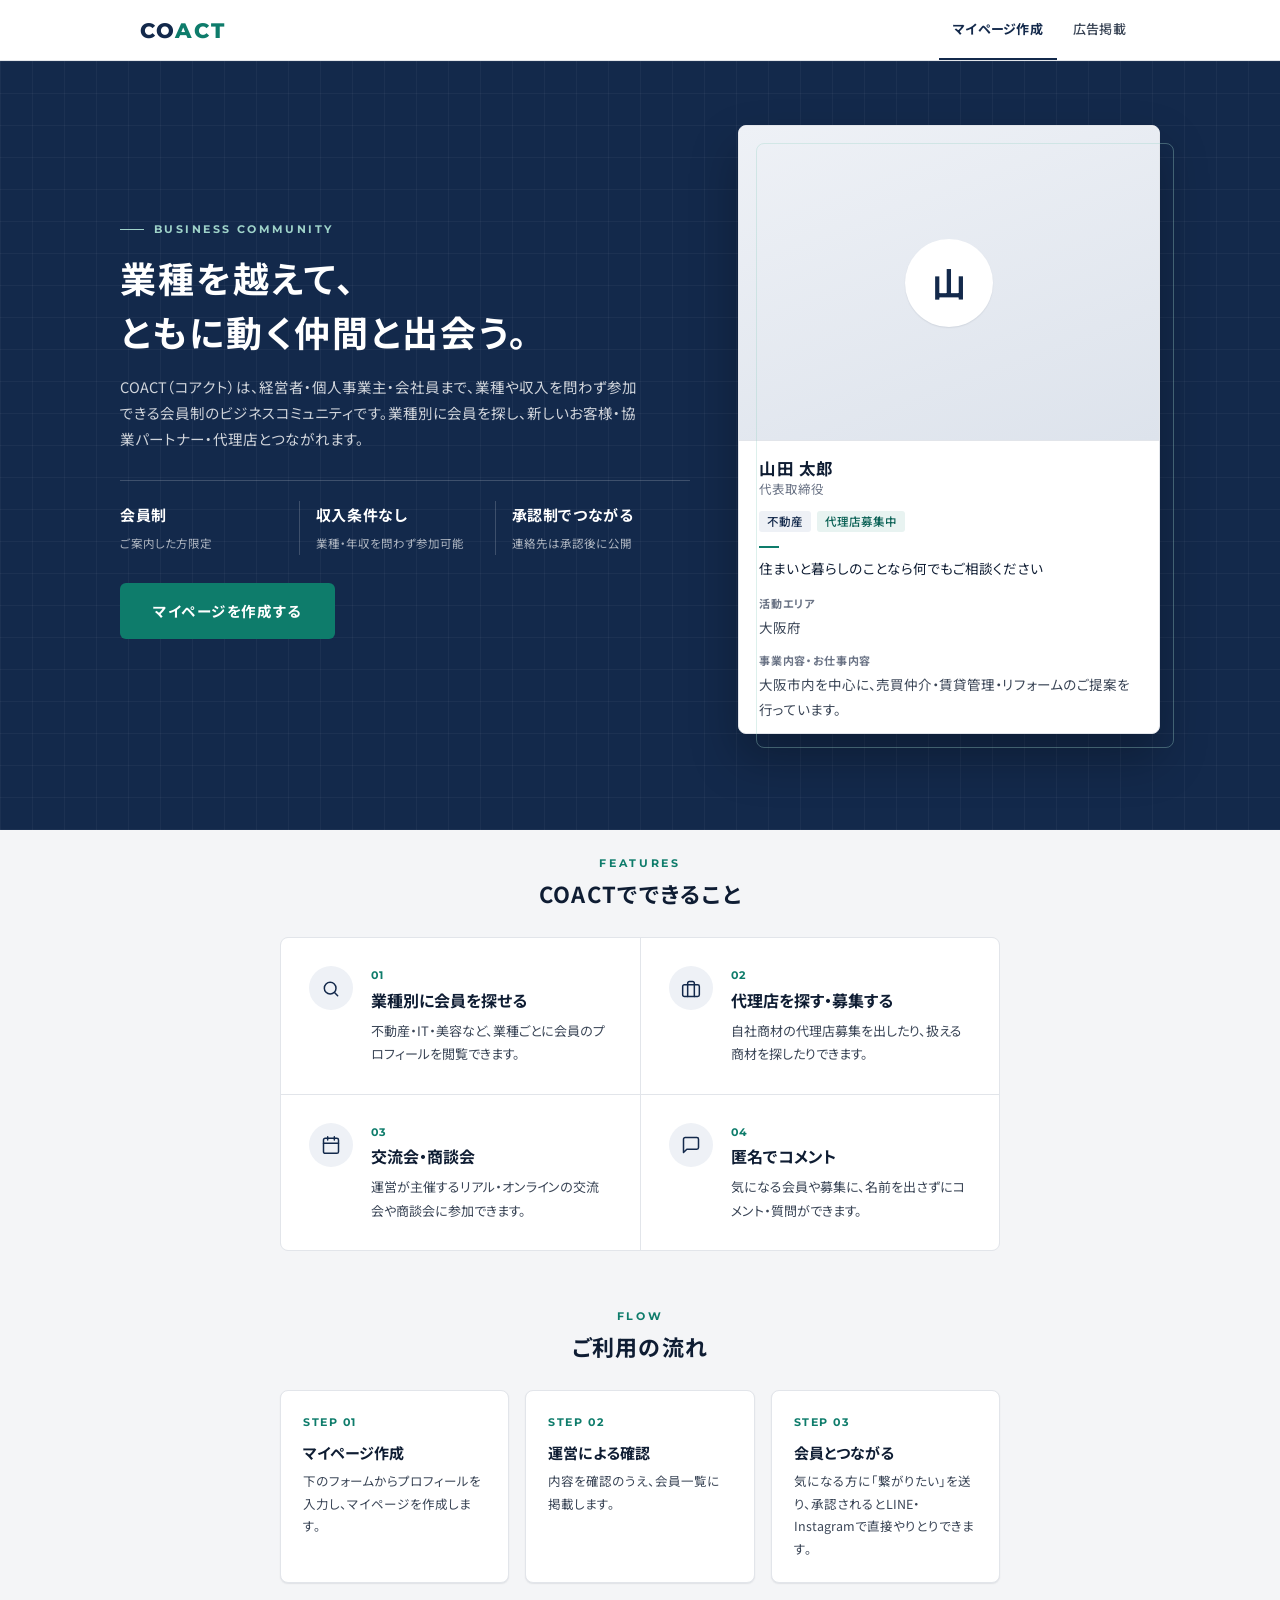
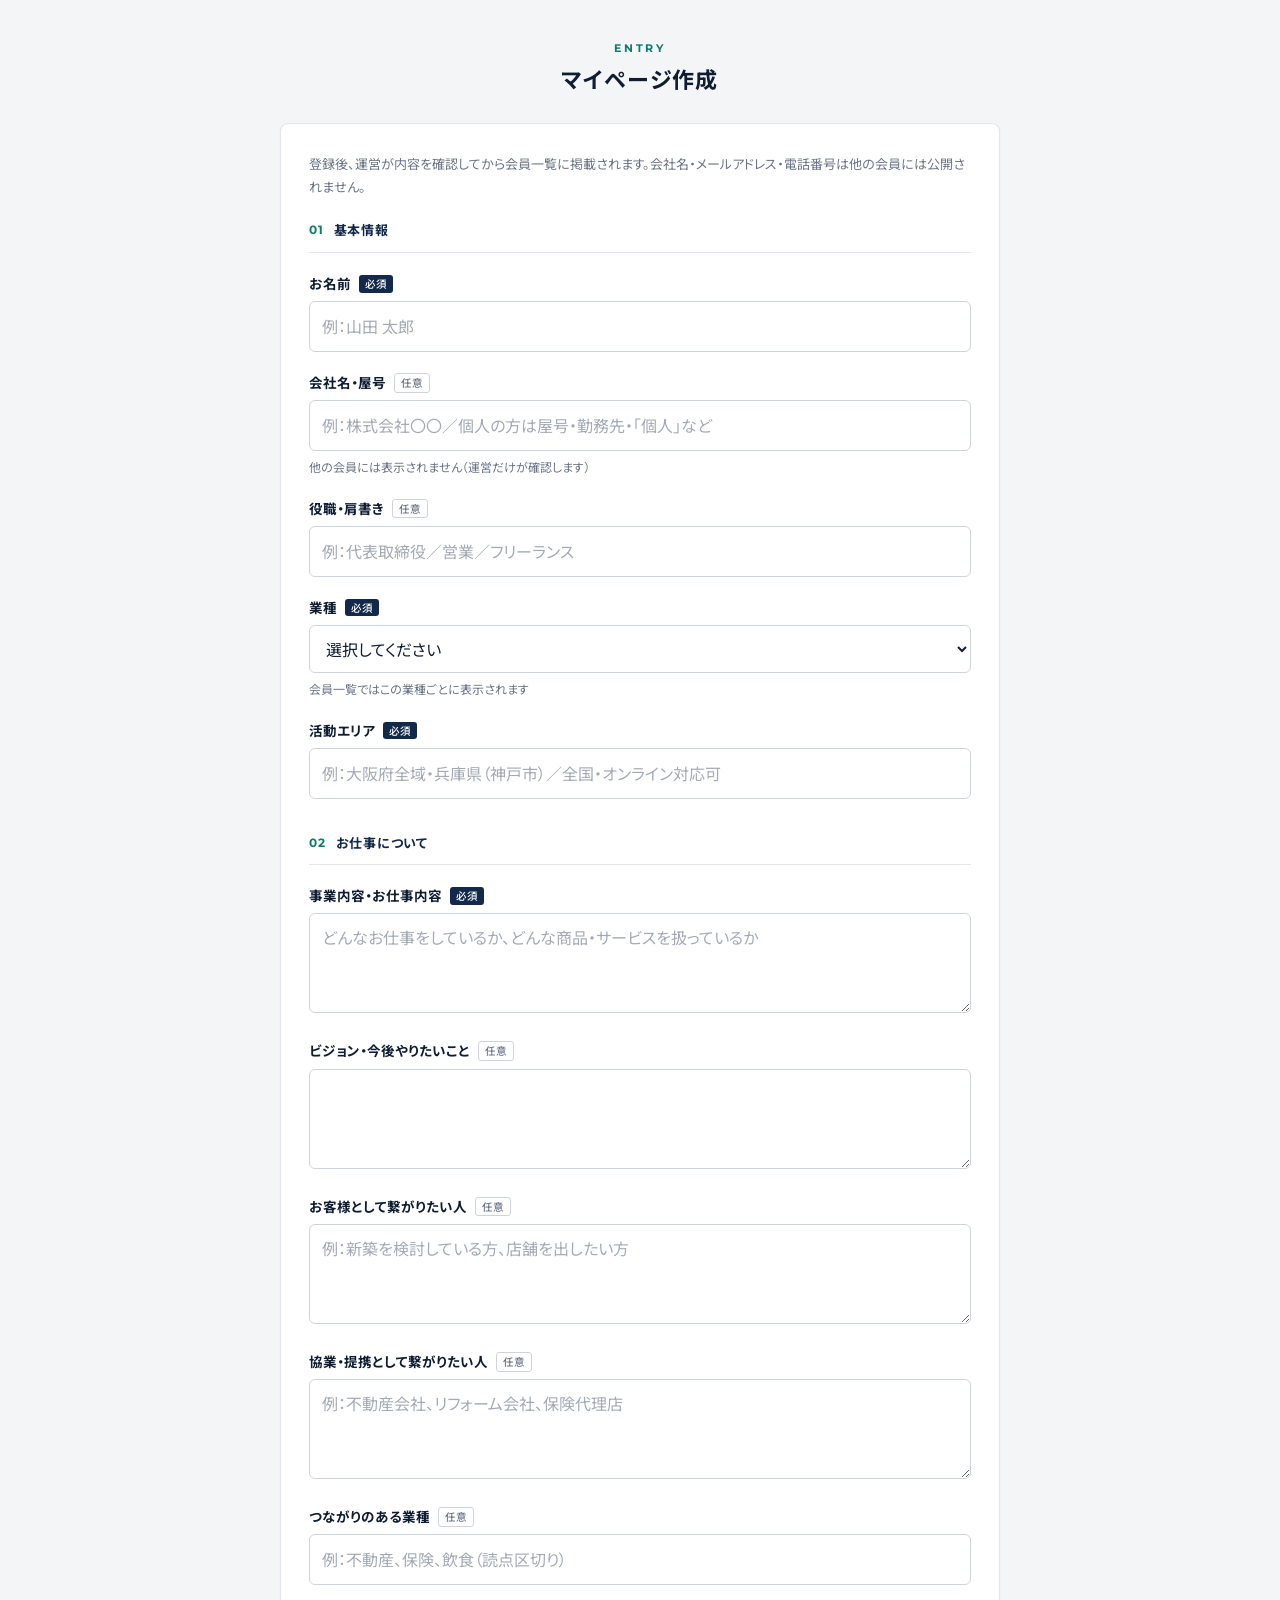
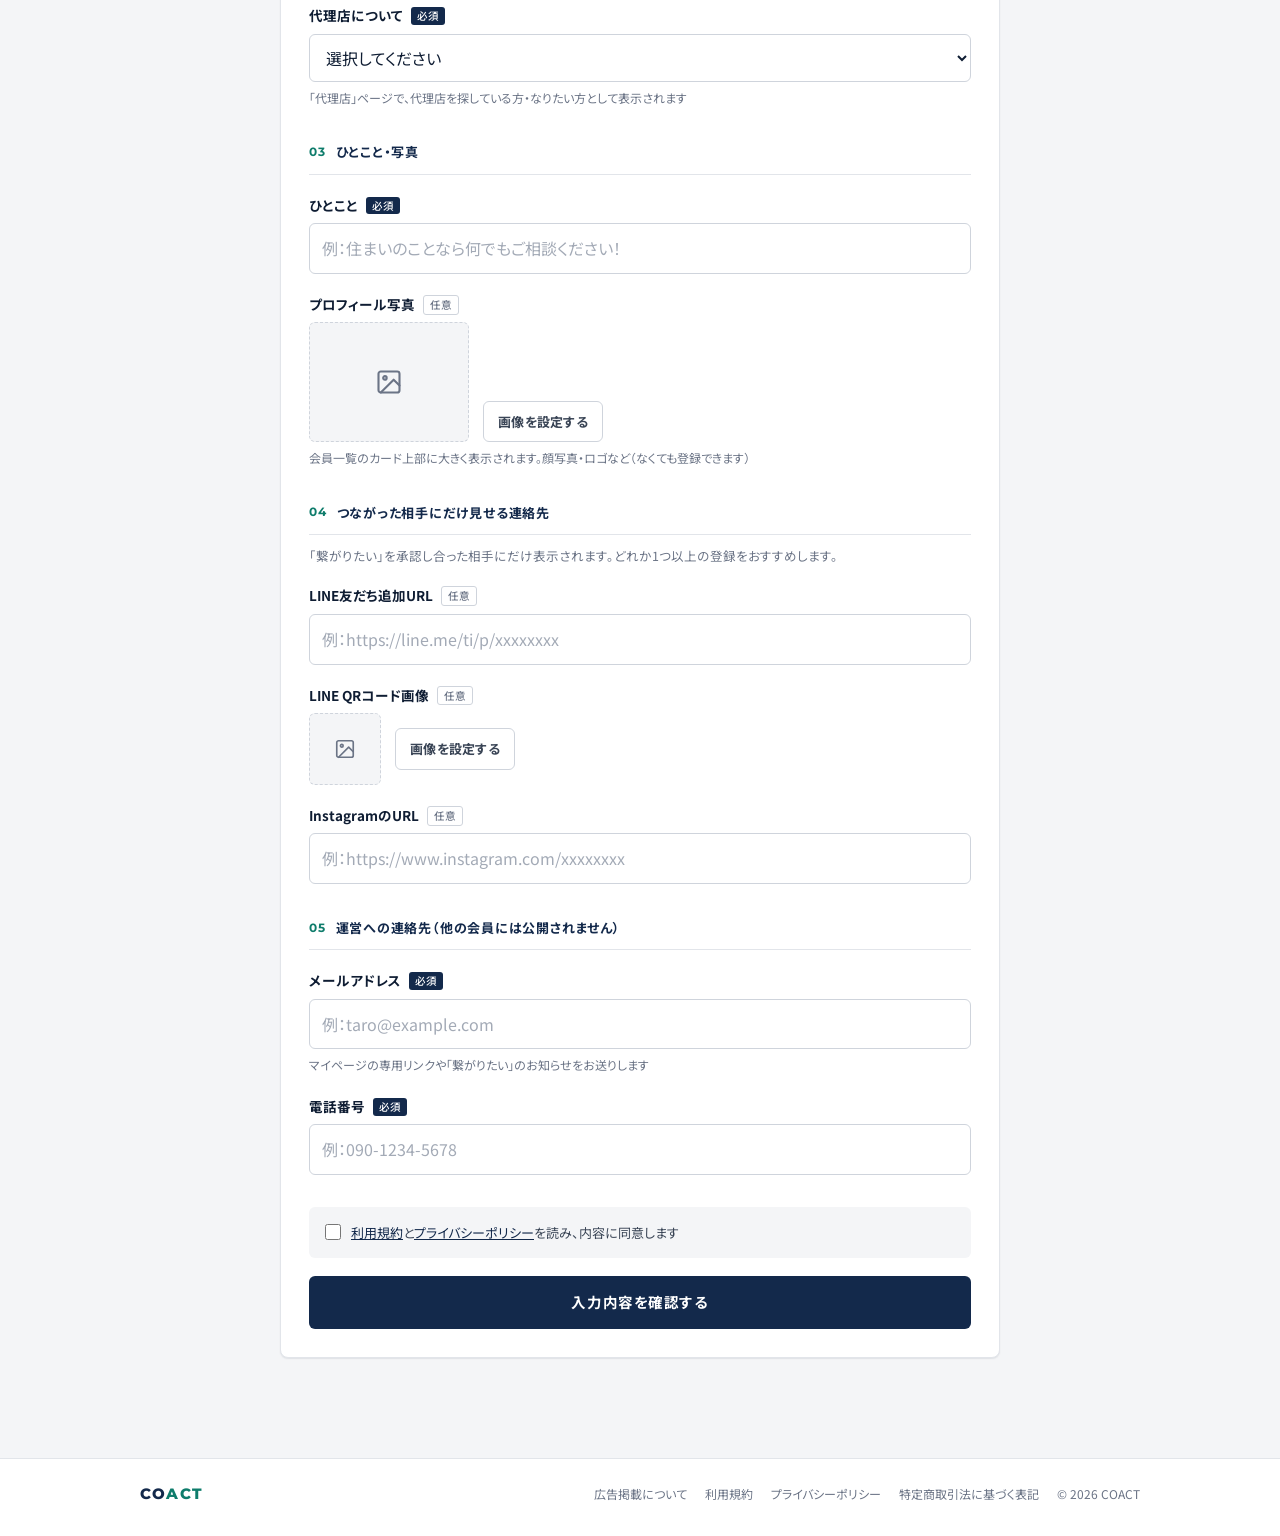
<file: index.html>
<!DOCTYPE html>
<html lang="ja">
<head>
<meta charset="UTF-8">
<meta name="viewport" content="width=device-width, initial-scale=1.0">
<title>COACT | 業種を越えて、ともに動くビジネスコミュニティ</title>
<link rel="preconnect" href="https://fonts.googleapis.com">
<link href="https://fonts.googleapis.com/css2?family=Noto+Sans+JP:wght@400;500;700;900&family=Montserrat:wght@600;700;800&display=swap" rel="stylesheet">
<link rel="stylesheet" href="common.css">
<link rel="manifest" href="manifest.webmanifest">
<meta name="theme-color" content="#13294b">
<link rel="icon" href="icons/icon-192.png">
<link rel="apple-touch-icon" href="icons/apple-touch-icon.png">
<meta name="apple-mobile-web-app-capable" content="yes">
<meta name="mobile-web-app-capable" content="yes">
<meta name="apple-mobile-web-app-title" content="COACT">
<style>
  .lp-hero { padding: 64px 20px 96px; }
  .lp-hero .page-hero__inner { display: grid; grid-template-columns: 1.15fr .85fr; gap: 48px; align-items: center; }
  .lp-hero__title { font-size: 36px; font-weight: 700; line-height: 1.5; letter-spacing: .06em; margin-bottom: 16px; }
  .lp-hero__lead { font-size: 14.5px; color: rgba(255,255,255,.8); margin-bottom: 28px; max-width: 520px; }
  .lp-hero__facts { display: flex; border-top: 1px solid rgba(255,255,255,.18); padding-top: 20px; margin-bottom: 28px; }
  .lp-hero__fact { flex: 1; padding-right: 16px; }
  .lp-hero__fact + .lp-hero__fact { border-left: 1px solid rgba(255,255,255,.18); padding-left: 16px; }
  .lp-hero__fact b { display: block; font-size: 15px; letter-spacing: .04em; }
  .lp-hero__fact span { font-size: 11.5px; color: rgba(255,255,255,.65); }
  .lp-hero .btn--accent { padding: 14px 32px; }
  .lp-hero__card { position: relative; }
  .lp-hero__card .mcard { box-shadow: 0 24px 48px rgba(0,0,0,.28); color: var(--ink-soft); }
  .lp-hero__card::before { content: ""; position: absolute; inset: 18px -14px -14px 18px; border: 1px solid rgba(159,211,201,.35); border-radius: var(--radius); }
  @media (max-width: 820px) {
    .lp-hero { padding: 40px 16px 72px; }
    .lp-hero .page-hero__inner { grid-template-columns: 1fr; gap: 36px; }
    .lp-hero__title { font-size: 26px; }
    .lp-hero__card { max-width: 380px; }
  }

  .section-head { text-align: center; margin: 56px 0 24px; }
  .section-head__en { font-family: "Montserrat", sans-serif; font-size: 11px; font-weight: 700; letter-spacing: .24em; color: var(--accent); }
  .section-head__ja { font-size: 22px; font-weight: 700; color: var(--ink); letter-spacing: .06em; }

  .features { display: grid; grid-template-columns: repeat(2, 1fr); gap: 1px; background: var(--line); border: 1px solid var(--line); border-radius: var(--radius); overflow: hidden; }
  .feature { background: var(--surface); padding: 28px; display: flex; gap: 18px; }
  .feature__icon { width: 44px; height: 44px; border-radius: 50%; background: var(--primary-soft); color: var(--primary); display: flex; align-items: center; justify-content: center; font-size: 20px; flex-shrink: 0; }
  .feature__num { font-family: "Montserrat", sans-serif; font-size: 11px; font-weight: 700; color: var(--accent); letter-spacing: .12em; }
  .feature__title { font-size: 16px; font-weight: 700; color: var(--ink); margin-bottom: 4px; }
  .feature__text { font-size: 13px; }
  @media (max-width: 680px) { .features { grid-template-columns: 1fr; } .feature { padding: 22px 18px; } }

  .flow { display: grid; grid-template-columns: repeat(3, 1fr); gap: 16px; counter-reset: flow; }
  .flow__item { background: var(--surface); border: 1px solid var(--line); border-radius: var(--radius); padding: 22px; counter-increment: flow; box-shadow: var(--shadow); }
  .flow__item::before { content: "STEP " counter(flow, decimal-leading-zero); display: block; font-family: "Montserrat", sans-serif; font-size: 11px; font-weight: 700; letter-spacing: .14em; color: var(--accent); margin-bottom: 6px; }
  .flow__title { font-size: 15px; font-weight: 700; color: var(--ink); margin-bottom: 4px; }
  .flow__text { font-size: 12.5px; }
  @media (max-width: 680px) { .flow { grid-template-columns: 1fr; } }

  #register { scroll-margin-top: 80px; }
  .preview-wrap { max-width: 380px; margin: 0 auto 24px; }
  .thanks-steps { text-align: left; max-width: 420px; margin: 20px auto 0; }
</style>
</head>
<body>

<section class="page-hero lp-hero">
  <div class="page-hero__inner">
    <div>
      <div class="page-hero__kicker">BUSINESS COMMUNITY</div>
      <h1 class="lp-hero__title">業種を越えて、<br>ともに動く仲間と出会う。</h1>
      <p class="lp-hero__lead">COACT（コアクト）は、経営者・個人事業主・会社員まで、業種や収入を問わず参加できる会員制のビジネスコミュニティです。業種別に会員を探し、新しいお客様・協業パートナー・代理店とつながれます。</p>
      <div class="lp-hero__facts">
        <div class="lp-hero__fact"><b>会員制</b><span>ご案内した方限定</span></div>
        <div class="lp-hero__fact"><b>収入条件なし</b><span>業種・年収を問わず参加可能</span></div>
        <div class="lp-hero__fact"><b>承認制でつながる</b><span>連絡先は承認後に公開</span></div>
      </div>
      <a href="#register" class="btn btn--accent">マイページを作成する</a>
    </div>
    <div class="lp-hero__card" id="hero-card"></div>
  </div>
</section>

<div class="container container--narrow">

  <!-- 入力画面 -->
  <div class="screen active" id="screen-form">
    <div class="section-head"><div class="section-head__en">FEATURES</div><div class="section-head__ja">COACTでできること</div></div>
    <div class="features">
      <div class="feature"><div class="feature__icon"><span data-icon="search"></span></div><div><div class="feature__num">01</div><div class="feature__title">業種別に会員を探せる</div><div class="feature__text">不動産・IT・美容など、業種ごとに会員のプロフィールを閲覧できます。</div></div></div>
      <div class="feature"><div class="feature__icon"><span data-icon="briefcase"></span></div><div><div class="feature__num">02</div><div class="feature__title">代理店を探す・募集する</div><div class="feature__text">自社商材の代理店募集を出したり、扱える商材を探したりできます。</div></div></div>
      <div class="feature"><div class="feature__icon"><span data-icon="calendar"></span></div><div><div class="feature__num">03</div><div class="feature__title">交流会・商談会</div><div class="feature__text">運営が主催するリアル・オンラインの交流会や商談会に参加できます。</div></div></div>
      <div class="feature"><div class="feature__icon"><span data-icon="chat"></span></div><div><div class="feature__num">04</div><div class="feature__title">匿名でコメント</div><div class="feature__text">気になる会員や募集に、名前を出さずにコメント・質問ができます。</div></div></div>
    </div>

    <div class="section-head"><div class="section-head__en">FLOW</div><div class="section-head__ja">ご利用の流れ</div></div>
    <div class="flow">
      <div class="flow__item"><div class="flow__title">マイページ作成</div><div class="flow__text">下のフォームからプロフィールを入力し、マイページを作成します。</div></div>
      <div class="flow__item"><div class="flow__title">運営による確認</div><div class="flow__text">内容を確認のうえ、会員一覧に掲載します。</div></div>
      <div class="flow__item"><div class="flow__title">会員とつながる</div><div class="flow__text">気になる方に「繋がりたい」を送り、承認されるとLINE・Instagramで直接やりとりできます。</div></div>
    </div>

    <div class="section-head" id="register"><div class="section-head__en">ENTRY</div><div class="section-head__ja">マイページ作成</div></div>
    <div class="panel">
      <div class="panel__lead">登録後、運営が内容を確認してから会員一覧に掲載されます。会社名・メールアドレス・電話番号は他の会員には公開されません。</div>
      <form id="profile-form" novalidate>
        <div id="fields"></div>
        <label class="agree">
          <input type="checkbox" id="agree" required>
          <span><a href="terms.html" target="_blank" rel="noopener">利用規約</a>と<a href="privacy.html" target="_blank" rel="noopener">プライバシーポリシー</a>を読み、内容に同意します</span>
        </label>
        <button type="submit" class="btn btn--primary btn--block">入力内容を確認する</button>
      </form>
    </div>
  </div>

  <!-- 確認画面 -->
  <div class="screen" id="screen-preview">
    <div class="section-head"><div class="section-head__en">CONFIRM</div><div class="section-head__ja">登録内容の確認</div></div>
    <div class="panel">
      <div class="panel__lead" style="text-align:center">他の会員からは、以下のように表示されます（連絡先は表示されません）。</div>
      <div class="preview-wrap" id="preview-card"></div>
      <div class="btn-row">
        <button type="button" class="btn btn--ghost" id="back-btn">修正する</button>
        <button type="button" class="btn btn--primary" id="submit-btn">この内容でマイページを作成する</button>
      </div>
    </div>
  </div>

  <!-- 完了画面 -->
  <div class="screen" id="screen-thanks">
    <div class="section-head"><div class="section-head__en">COMPLETE</div><div class="section-head__ja">マイページを作成しました</div></div>
    <div class="state-card">
      <div class="state-card__icon state-card__icon--done"><span data-icon="mail"></span></div>
      <div class="state-card__title">マイページのご案内をメールでお送りしました</div>
      <div class="state-card__body">
        <ol class="steps thanks-steps">
          <li>運営が内容を確認します（承認後に会員一覧へ掲載）</li>
          <li>メールに記載のリンクからマイページを開きます</li>
          <li>会員検索・代理店・交流会の各ページがご利用いただけます</li>
        </ol>
        <p class="note">メールが届かない場合は、迷惑メールフォルダもご確認ください。</p>
      </div>
    </div>
  </div>

</div>

<script src="common.js"></script>
<script>
renderHeader("register");
const fields = document.getElementById("fields");
renderProfileForm(fields);

document.getElementById("hero-card").innerHTML = renderMemberCard({
  name: "山田 太郎", company: "株式会社サンプル", title: "代表取締役", industry: "不動産", area: "大阪府",
  agencyStance: "代理店を募集している", tagline: "住まいと暮らしのことなら何でもご相談ください",
  business: "大阪市内を中心に、売買仲介・賃貸管理・リフォームのご提案を行っています。",
}, { preview: true });

document.getElementById("profile-form").addEventListener("submit", ev => {
  ev.preventDefault();
  if (!ev.target.checkValidity()) { ev.target.reportValidity(); return; }
  document.getElementById("preview-card").innerHTML = renderMemberCard(formToCardData(fields), { open: true, preview: true });
  showOnly("screen-preview");
});

document.getElementById("back-btn").addEventListener("click", () => showOnly("screen-form"));

document.getElementById("submit-btn").addEventListener("click", async () => {
  const btn = document.getElementById("submit-btn");
  btn.disabled = true;
  try {
    await apiPost("register", collectProfileForm(fields));
  } catch (e) {
    // no-cors のため失敗を検知できないケースが多い。完了画面は表示する
  }
  btn.disabled = false;
  showOnly("screen-thanks");
});
</script>
</body>
</html>
</file>
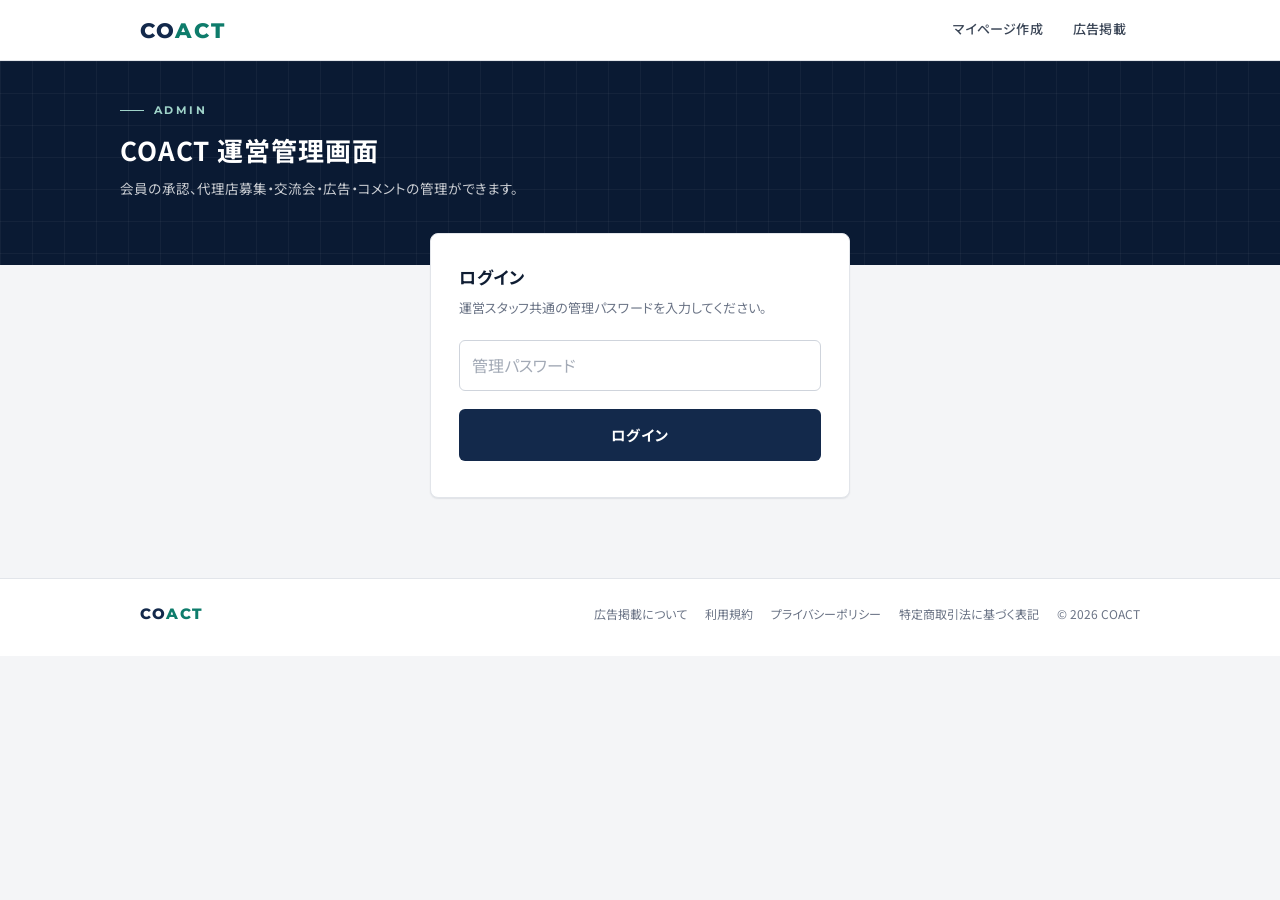
<file: admin.html>
<!DOCTYPE html>
<html lang="ja">
<head>
<meta charset="UTF-8">
<meta name="viewport" content="width=device-width, initial-scale=1.0">
<meta name="robots" content="noindex">
<title>COACT | 運営管理画面</title>
<link rel="preconnect" href="https://fonts.googleapis.com">
<link href="https://fonts.googleapis.com/css2?family=Noto+Sans+JP:wght@400;500;700;900&family=Montserrat:wght@700;800&display=swap" rel="stylesheet">
<link rel="stylesheet" href="common.css">
<style>
  .page-hero { background-color: var(--primary-deep); }
  .tabs { flex-wrap: wrap; }
  .tab { flex: 0 1 auto; }
  .tab__count { display: inline-block; min-width: 20px; font-size: 11px; background: var(--danger); color: #fff; border-radius: 9px; padding: 0 6px; margin-left: 6px; text-align: center; font-family: "Montserrat", sans-serif; }
  .toolbar { display: flex; gap: 10px; align-items: center; margin-bottom: 12px; flex-wrap: wrap; }
  .toolbar select, .toolbar input { width: auto; flex: 1; min-width: 140px; }
  .item { background: var(--surface); border: 1px solid var(--line); border-radius: var(--radius); margin-bottom: 8px; overflow: hidden; box-shadow: var(--shadow); }
  .item--pending { border-left: 3px solid #d9a81e; }
  .item__head { display: flex; gap: 12px; align-items: center; padding: 12px 14px; cursor: pointer; }
  .item__main { flex: 1; min-width: 0; }
  .item__title { font-size: 15px; font-weight: 700; color: var(--ink); overflow: hidden; text-overflow: ellipsis; white-space: nowrap; }
  .item__sub { font-size: 12px; color: var(--muted); overflow: hidden; text-overflow: ellipsis; white-space: nowrap; }
  .item__actions { display: flex; gap: 6px; flex-shrink: 0; }
  .item__body { display: none; border-top: 1px solid var(--line); padding: 16px 14px; background: #fbfcfe; }
  .item.open .item__body { display: block; }
  .item__body .field { margin-bottom: 12px; }
  .item__body textarea { min-height: 70px; }
  .entries { font-size: 13px; background: var(--surface); border: 1px solid var(--line); border-radius: var(--radius-sm); padding: 10px 12px; margin-bottom: 12px; }
  .entries li { margin-left: 18px; }
  .tab-notice { display: flex; gap: 12px; align-items: center; justify-content: space-between; flex-wrap: wrap; font-size: 13px; background: var(--warn-soft); color: var(--warn); border: 1px solid #efe3bf; border-radius: var(--radius-sm); padding: 10px 14px; margin-bottom: 12px; }
  .info { font-size: 13px; background: var(--surface); border: 1px solid var(--line); border-radius: var(--radius-sm); padding: 10px 12px; margin-bottom: 12px; white-space: pre-wrap; }
  @media (max-width: 560px) { .item__head { flex-wrap: wrap; } .item__actions { width: 100%; } .item__actions .btn { flex: 1; } }
</style>
</head>
<body>

<div class="page-hero"><div class="page-hero__inner">
  <div class="page-hero__kicker">ADMIN</div>
  <div class="page-hero__title">COACT 運営管理画面</div>
  <div class="page-hero__lead">会員の承認、代理店募集・交流会・広告・コメントの管理ができます。</div>
</div></div>

<div class="container">

  <div class="screen active" id="screen-login">
    <div class="panel" style="max-width:420px;margin:0 auto">
      <div class="panel__title">ログイン</div>
      <div class="panel__lead">運営スタッフ共通の管理パスワードを入力してください。</div>
      <form id="login-form">
        <div class="field"><input type="password" id="password" placeholder="管理パスワード" required autocomplete="current-password"></div>
        <button type="submit" class="btn btn--primary btn--block">ログイン</button>
        <div class="note" id="login-error" style="color:var(--accent-deep);margin-top:8px"></div>
      </form>
    </div>
  </div>

  <div class="screen" id="screen-main">
    <div class="tabs" id="tabs"></div>
    <div class="toolbar">
      <select id="status-filter"></select>
      <input type="text" id="search" placeholder="検索">
      <button type="button" class="btn btn--primary btn--small" id="new-btn" hidden><span data-icon="plus"></span>新規作成</button>
      <button type="button" class="btn btn--ghost btn--small" id="reload-btn">更新</button>
    </div>
    <div id="tab-notice"></div>
    <div id="list"></div>
  </div>

</div>

<script src="common.js"></script>
<script>
renderHeader("");

const sel = (opts) => ({ type: "select", options: opts });
const TABS = [
  { key: "Members", label: "会員", idKey: "token", statuses: ["承認待ち", "公開", "非公開"], pending: "承認待ち", approve: "公開",
    title: o => `${o.name}（${o.company || "-"}）`, sub: o => [o.industry, o.area, o.email, o.phone].filter(Boolean).join("・"),
    fields: [
      ["name", "お名前"], ["company", "会社名・屋号"], ["title", "役職・肩書き"],
      ["industry", "業種", sel(INDUSTRIES)], ["area", "活動エリア"],
      ["business", "事業内容・お仕事内容", "textarea"], ["vision", "ビジョン", "textarea"],
      ["wantAsCustomer", "お客様として繋がりたい人", "textarea"], ["wantAsPartner", "協業・提携として繋がりたい人", "textarea"],
      ["connectedIndustries", "つながりのある業種"], ["agencyStance", "代理店について", sel(AGENCY_STANCES)],
      ["tagline", "ひとこと"], ["photoUrl", "写真URL"],
      ["couponCode", "クーポンコード"], ["couponDetail", "クーポンの割引内容・使い方", "textarea"],
      ["email", "メールアドレス"], ["phone", "電話番号"], ["lineUrl", "LINE友だち追加URL"], ["lineQrUrl", "LINE QR画像URL"], ["instagramUrl", "InstagramのURL"],
    ],
    info: o => `マイページURL：${location.origin}${location.pathname.replace(/admin\.html$/, "")}mypage.html?token=${o.token}` },
  { key: "AgencyPosts", label: "代理店募集", statuses: ["承認待ち", "公開", "募集終了", "非公開"], pending: "承認待ち", approve: "公開",
    title: o => o.title, sub: o => `${o.ownerName}（${o.ownerCompany || "-"}）・${o.industry}`,
    fields: [["title", "募集タイトル"], ["industry", "業種", sel(INDUSTRIES)], ["product", "商品・サービス内容", "textarea"], ["reward", "報酬・条件"],
      ["area", "募集エリア"], ["requirements", "求める代理店像"], ["description", "詳細・アピール", "textarea"]] },
  { key: "Events", label: "交流会・商談会", statuses: ["公開", "終了", "非公開"], creatable: true, defaultStatus: "非公開",
    title: o => o.title || "(無題)", sub: o => `${o.type}・${o.date}・参加確定${entriesOf(o.id, "参加確定").length}名／承認待ち${entriesOf(o.id, "承認待ち").length}名${o.capacity ? "／定員" + o.capacity : ""}`,
    fields: [["type", "種類", sel(["交流会", "商談会", "セミナー", "その他"])], ["title", "タイトル"], ["date", "日時（例：2026-11-14 19:00〜21:00）"],
      ["place", "場所"], ["capacity", "定員（数字。空欄なら無制限）"], ["fee", "参加費"], ["description", "内容", "textarea"]] },
  { key: "EventEntries", label: "イベント申込", statuses: ["承認待ち", "参加確定", "お断り", "キャンセル"], pending: "承認待ち",
    quicks: [["参加確定", "参加を確定する", "btn--primary"], ["お断り", "お断りする", "btn--ghost"]],
    title: o => `${o.memberName} → ${eventTitle(o.eventId)}`,
    sub: o => { const m = memberByToken(o.memberToken) || {}; return [`申込日 ${fmtDate(o.timestamp)}`, m.email, m.phone].filter(Boolean).join("・"); },
    fields: [["note", "運営メモ", "textarea"]],
    info: o => { const m = memberByToken(o.memberToken) || {}; const e = (db.Events || []).find(x => x.id === o.eventId) || {};
      return `【イベント】${e.title || "(削除済み)"}\n  ${e.date || ""}／${e.place || ""}／参加費 ${e.fee || "無料"}\n【申込者】${o.memberName}（${m.company || "-"}）\n  ${[m.email, m.phone].filter(Boolean).join(" / ")}\n\n「参加確定」「お断り」にすると、本人にメールでお知らせします。`; } },
  { key: "Ads", label: "広告", statuses: ["掲載中", "停止"], creatable: true, defaultStatus: "停止",
    title: o => o.title || "(無題)", sub: o => `${o.advertiser}・掲載場所：${o.placement}`,
    fields: [["advertiser", "広告主名"], ["title", "見出し"], ["text", "紹介文", "textarea"], ["placement", "掲載場所", sel(["すべて", "会員一覧", "代理店", "交流会"])],
      ["linkUrl", "リンク先URL"], ["ctaLabel", "ボタンの文言（例：詳しく見る）"], ["imageUrl", "画像URL（下で画像を選ぶと自動で入ります）"]], image: true },
  { key: "AdRequests", label: "広告の申込", statuses: ["未対応", "対応中", "完了"], pending: "未対応",
    title: o => `${o.company}（${o.name}）`, sub: o => `${o.plan}・${o.email}・${o.phone}`,
    fields: [], info: o => `会社名：${o.company}\n担当者：${o.name}\nメール：${o.email}\n電話：${o.phone}\n希望の掲載場所：${o.plan}\n\n${o.message}` },
  { key: "Intros", label: "繋がりたい・応募", statuses: ["承認待ち", "つながり済み", "お断り", "未対応", "対応済"], pending: "未対応",
    title: o => `${o.fromName} → ${o.targetName}`,
    sub: o => `${o.targetType === "member" ? "会員同士（自動）" : "代理店への応募（運営が対応）"}・${fmtDate(o.timestamp)}・${o.message || "(メッセージなし)"}`,
    fields: [], info: o => introInfo(o) },
  { key: "Comments", label: "コメント", statuses: ["公開", "非公開"],
    title: o => o.body, sub: o => `投稿者：${o.authorName}（他の会員には匿名）・対象：${targetLabel(o.targetType, o.targetId)}・${fmtDate(o.timestamp)}`,
    fields: [] },
];

let password = "";
let db = {};
let tab = TABS[0];

try { password = sessionStorage.getItem("coactAdminPw") || ""; } catch (e) {}

// イベントの申込一覧（status を指定しない場合は承認待ち＋参加確定）
const entriesOf = (id, status) => (db.EventEntries || []).filter(x => x.eventId === id && (status ? x.status === status : ["承認待ち", "参加確定"].includes(x.status)));
const eventTitle = id => ((db.Events || []).find(e => e.id === id) || {}).title || "(削除されたイベント)";
const memberByToken = t => (db.Members || []).find(m => m.token === t);
function targetLabel(type, id) {
  if (type === "member") { const m = (db.Members || []).find(x => x.publicId === id); return "会員：" + (m ? m.name : id); }
  if (type === "agency") { const p = (db.AgencyPosts || []).find(x => x.id === id); return "代理店募集：" + (p ? p.title : id); }
  if (type === "event") { const e = (db.Events || []).find(x => x.id === id); return "イベント：" + (e ? e.title : id); }
  return type + ":" + id;
}
function introInfo(o) {
  const from = memberByToken(o.fromToken) || {};
  let to = {};
  if (o.targetType === "member") to = (db.Members || []).find(x => x.publicId === o.targetId) || {};
  if (o.targetType === "agency") { const p = (db.AgencyPosts || []).find(x => x.id === o.targetId); to = (p && memberByToken(p.ownerToken)) || {}; }
  return `【依頼した人】${from.name || o.fromName}（${from.company || "-"}）\n  ${from.email || ""} / ${from.phone || ""}\n` +
    `【相手】${to.name || o.targetName}（${to.company || "-"}）\n  ${to.email || ""} / ${to.phone || ""}\n` +
    `【対象】${targetLabel(o.targetType, o.targetId)}\n【メッセージ】${o.message || "(なし)"}`;
}

// ---- ログイン ----
document.getElementById("login-form").addEventListener("submit", async ev => {
  ev.preventDefault();
  password = document.getElementById("password").value;
  await load(true);
});

async function load(fromLogin) {
  try {
    const data = await apiGet("adminData", { password });
    if (!data || data.error) {
      document.getElementById("login-error").textContent = fromLogin ? "パスワードが違います" : "";
      showOnly("screen-login");
      return;
    }
    db = data;
    try { sessionStorage.setItem("coactAdminPw", password); } catch (e) {}
    renderTabs();
    renderList();
    if (!document.getElementById("screen-main").classList.contains("active")) showOnly("screen-main");
  } catch (e) {
    document.getElementById("login-error").textContent = "読み込みに失敗しました";
    showOnly("screen-login");
  }
}

// ---- タブ ----
function renderTabs() {
  document.getElementById("tabs").innerHTML = TABS.map(t => {
    const n = t.pending ? (db[t.key] || []).filter(o => o.status === t.pending).length : 0;
    return `<button type="button" class="tab ${t === tab ? "active" : ""}" data-key="${t.key}">${t.label}${n ? `<span class="tab__count">${n}</span>` : ""}</button>`;
  }).join("");
  const sf = document.getElementById("status-filter");
  sf.innerHTML = `<option value="">ステータス：すべて</option>` + tab.statuses.map(s => `<option>${s}</option>`).join("");
  document.getElementById("new-btn").hidden = !tab.creatable;
}
document.getElementById("tabs").addEventListener("click", ev => {
  const b = ev.target.closest("[data-key]");
  if (!b) return;
  tab = TABS.find(t => t.key === b.dataset.key);
  document.getElementById("search").value = "";
  renderTabs();
  renderList();
});
document.getElementById("status-filter").addEventListener("change", renderList);
document.getElementById("search").addEventListener("input", renderList);
document.getElementById("reload-btn").addEventListener("click", () => load());

// ---- 一覧 ----
const idOf = o => o[tab.idKey || "id"];

function fieldHtml([key, label, type], value) {
  const v = value == null ? "" : value;
  let control;
  if (type === "textarea") control = `<textarea name="${key}">${esc(v)}</textarea>`;
  else if (type && type.type === "select") control = `<select name="${key}"><option value=""></option>${type.options.map(o => `<option ${o === v ? "selected" : ""}>${esc(o)}</option>`).join("")}</select>`;
  else control = `<input type="text" name="${key}" value="${esc(v)}">`;
  return `<div class="field"><label class="field-label">${esc(label)}</label>${control}</div>`;
}

// イベントの中に表示する申込者一覧（ここからも確定・お断り・取り消しができる）
function entriesHtml(entries) {
  const actions = x => {
    const btn = (status, label, color) => `<button type="button" class="link-btn" style="padding:0 0 0 10px;${color ? "color:" + color : ""}" data-entry-id="${esc(x.id)}" data-entry-status="${status}">${label}</button>`;
    return x.status === "承認待ち"
      ? btn("参加確定", "参加を確定する") + btn("お断り", "お断りする", "var(--muted)")
      : btn("キャンセル", "申込を取り消す", "var(--danger)");
  };
  const rows = entries.map(x => {
    const m = memberByToken(x.memberToken) || {};
    const contact = [m.email, m.phone].filter(Boolean).join(" / ");
    return `<li><span class="badge ${x.status === "承認待ち" ? "badge--warn" : "badge--accent"}">${esc(x.status)}</span> ${esc(x.memberName)}${contact ? "（" + esc(contact) + "）" : ""}${actions(x)}</li>`;
  }).join("");
  return `<div class="entries"><b>申込者（${entries.length}名）</b>${rows ? `<ul>${rows}</ul>` : "<div>まだいません</div>"}</div>`;
}

function itemHtml(o, isNew = false) {
  const id = isNew ? "" : idOf(o);
  const pending = tab.pending && o.status === tab.pending;
  const entries = tab.key === "Events" && !isNew ? entriesOf(o.id) : [];
  return `
    <div class="item ${pending ? "item--pending" : ""} ${isNew ? "open" : ""}" data-id="${esc(id)}">
      <div class="item__head" data-toggle>
        <div class="item__main">
          <div class="item__title">${esc(isNew ? "新規作成" : tab.title(o))}</div>
          <div class="item__sub">${esc(isNew ? "" : tab.sub(o))}</div>
        </div>
        <div class="item__actions">
          ${!isNew ? `<span class="badge ${pending ? "badge--warn" : ""}">${esc(o.status)}</span>` : ""}
          ${pending ? (tab.quicks || (tab.approve ? [[tab.approve, "承認する", "btn--primary"]] : []))
            .map(([status, label, cls]) => `<button type="button" class="btn ${cls} btn--small" data-quick="${status}">${label}</button>`).join("") : ""}
        </div>
      </div>
      <div class="item__body">
        ${tab.info && !isNew ? `<div class="info">${esc(tab.info(o))}</div>` : ""}
        ${tab.key === "Events" && !isNew ? entriesHtml(entries) : ""}
        <form data-form>
          ${fieldHtml(["status", "ステータス", sel(tab.statuses)], isNew ? tab.defaultStatus : o.status)}
          ${tab.fields.map(f => fieldHtml(f, o[f[0]])).join("")}
          ${tab.image ? `<div class="field"><label class="field-label">広告画像</label><input type="file" accept="image/*" data-image></div>` : ""}
          <div class="btn-row">
            ${isNew ? `<button type="button" class="btn btn--ghost btn--small" data-discard>やめる</button>` : ""}
            <button type="submit" class="btn btn--primary btn--small">保存する</button>
          </div>
        </form>
      </div>
    </div>`;
}

// 会員タブ：LINE・Instagram が未登録の会員に、登録をお願いするメールを送る
const lacksContact = m => m.status === "公開" && m.email && !m.lineUrl && !m.lineQrUrl && !m.instagramUrl;
function renderTabNotice() {
  const box = document.getElementById("tab-notice");
  const n = tab.key === "Members" ? (db.Members || []).filter(lacksContact).length : 0;
  box.innerHTML = n ? `<div class="tab-notice"><span>${icon("alert")} LINE・Instagramが未登録の会員（公開中）：${n}名</span>
    <button type="button" class="btn btn--ghost btn--small" id="remind-btn">${icon("mail")}登録をお願いするメールを送る</button></div>` : "";
  const btn = document.getElementById("remind-btn");
  if (!btn) return;
  btn.addEventListener("click", async () => {
    const names = (db.Members || []).filter(lacksContact).map(m => m.name).join("、");
    if (!confirm(`次の${n}名に「LINE・Instagramのご登録のお願い」メールを送ります。\n\n${names}\n\n送信しますか？`)) return;
    btn.disabled = true;
    await apiPost("adminRemindContacts", { password });
    toast(`${n}名にメールを送りました`);
  });
}

function renderList() {
  const status = document.getElementById("status-filter").value;
  const kw = document.getElementById("search").value.trim().toLowerCase();
  let rows = (db[tab.key] || []).slice().reverse(); // 新しい順
  if (tab.pending) rows.sort((a, b) => (b.status === tab.pending) - (a.status === tab.pending));
  rows = rows.filter(o => (!status || o.status === status) && (!kw || JSON.stringify(o).toLowerCase().includes(kw)));
  document.getElementById("list").innerHTML = rows.length ? rows.map(o => itemHtml(o)).join("") : `<div class="empty">データがありません</div>`;
  renderTabNotice();
}

document.getElementById("new-btn").addEventListener("click", () => {
  document.getElementById("list").insertAdjacentHTML("afterbegin", itemHtml({}, true));
});

async function save(id, fields, imageDataUrl) {
  await apiPost("adminSave", { password, sheet: tab.key, id, data: JSON.stringify(fields), imageDataUrl });
  await load();
  toast("保存しました");
}

document.getElementById("list").addEventListener("click", async ev => {
  const item = ev.target.closest(".item");
  if (!item) return;
  const quick = ev.target.closest("[data-quick]");
  if (quick) {
    ev.stopPropagation();
    quick.disabled = true;
    await save(item.dataset.id, { status: quick.dataset.quick });
    return;
  }
  const entryBtn = ev.target.closest("[data-entry-status]");
  if (entryBtn) {
    // イベントの中の申込者一覧から、確定・お断り・取り消しを行う
    const status = entryBtn.dataset.entryStatus;
    const messages = { "参加確定": "参加を確定しますか？（本人に確定メールが届きます）", "お断り": "この申込をお断りしますか？（本人にお知らせメールが届きます）", "キャンセル": "この申込を取り消しますか？" };
    if (!confirm(messages[status])) return;
    entryBtn.disabled = true;
    await apiPost("adminSave", { password, sheet: "EventEntries", id: entryBtn.dataset.entryId, data: JSON.stringify({ status }) });
    const openId = item.dataset.id;
    await load();
    const reopened = document.querySelector(`.item[data-id="${CSS.escape(openId)}"]`);
    if (reopened) reopened.classList.add("open");
    toast("更新しました");
    return;
  }
  if (ev.target.closest("[data-discard]")) { item.remove(); return; }
  if (ev.target.closest("[data-toggle]")) item.classList.toggle("open");
});

document.getElementById("list").addEventListener("submit", async ev => {
  ev.preventDefault();
  const form = ev.target;
  const item = form.closest(".item");
  const fields = {};
  form.querySelectorAll("[name]").forEach(el => fields[el.name] = el.value.trim());
  const file = form.querySelector("[data-image]");
  const imageDataUrl = file && file.files[0] ? await readImageAsDataUrl(file.files[0], 1200) : undefined;
  form.querySelector("[type=submit]").disabled = true;
  await save(item.dataset.id, fields, imageDataUrl);
});

if (password) load(); else showOnly("screen-login");
</script>
</body>
</html>
</file>
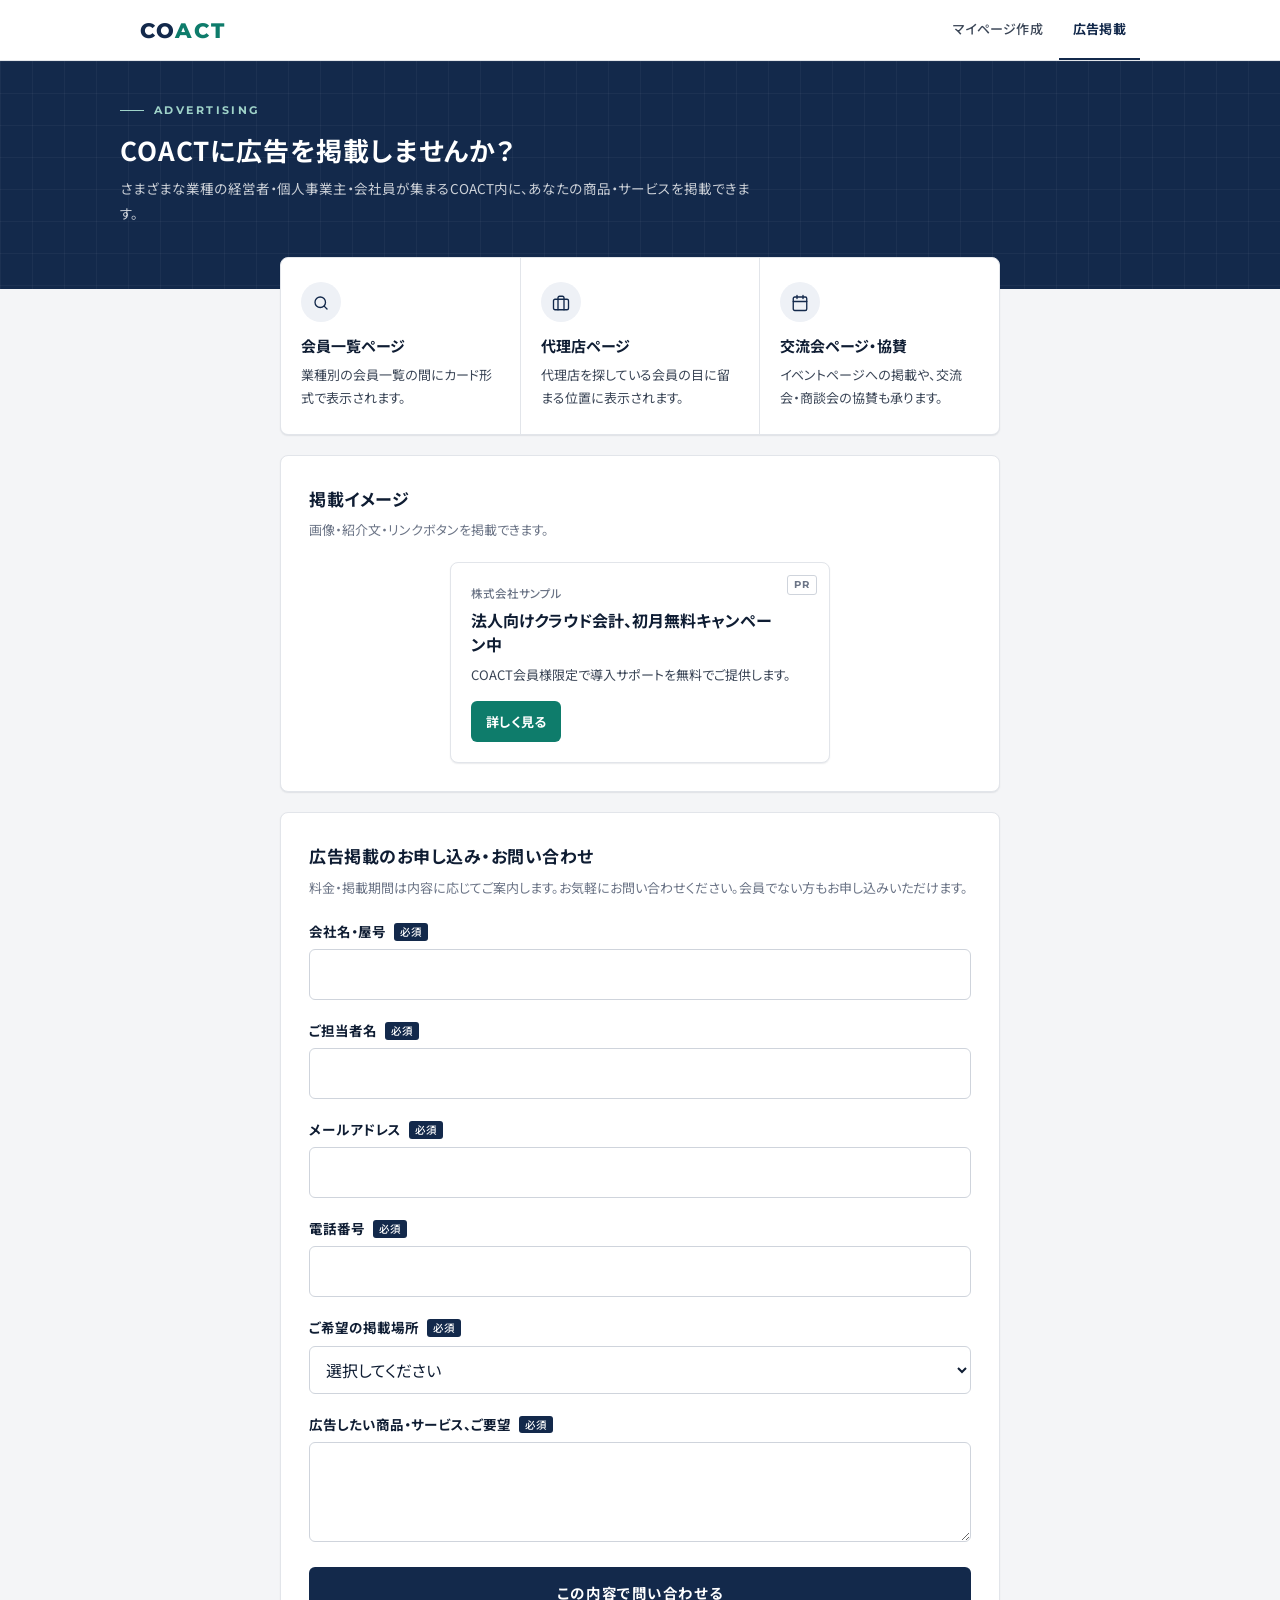
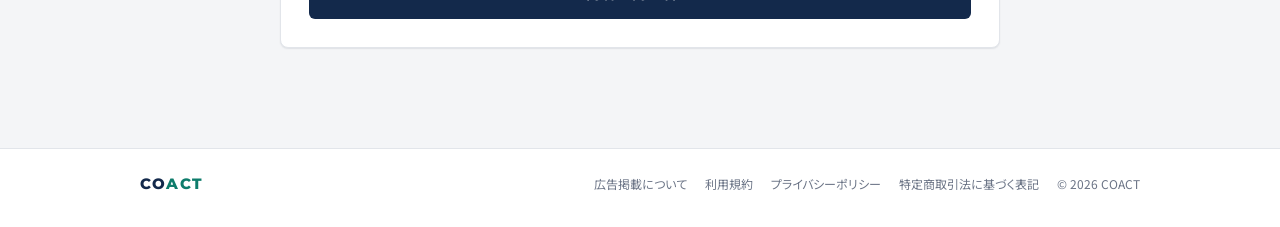
<file: ads.html>
<!DOCTYPE html>
<html lang="ja">
<head>
<meta charset="UTF-8">
<meta name="viewport" content="width=device-width, initial-scale=1.0">
<title>COACT | 広告掲載のご案内</title>
<link rel="preconnect" href="https://fonts.googleapis.com">
<link href="https://fonts.googleapis.com/css2?family=Noto+Sans+JP:wght@400;500;700;900&family=Montserrat:wght@700;800&display=swap" rel="stylesheet">
<link rel="stylesheet" href="common.css">
<link rel="manifest" href="manifest.webmanifest">
<meta name="theme-color" content="#13294b">
<link rel="icon" href="icons/icon-192.png">
<link rel="apple-touch-icon" href="icons/apple-touch-icon.png">
<meta name="apple-mobile-web-app-capable" content="yes">
<meta name="mobile-web-app-capable" content="yes">
<meta name="apple-mobile-web-app-title" content="COACT">
<style>
  .plans { display: grid; grid-template-columns: repeat(3, 1fr); gap: 1px; background: var(--line); border: 1px solid var(--line); border-radius: var(--radius); overflow: hidden; margin-bottom: 20px; box-shadow: var(--shadow); }
  @media (max-width: 680px) { .plans { grid-template-columns: 1fr; } }
  .plan { background: var(--surface); padding: 24px 20px; }
  .plan__icon { width: 40px; height: 40px; border-radius: 50%; background: var(--primary-soft); color: var(--primary); display: flex; align-items: center; justify-content: center; font-size: 18px; margin-bottom: 10px; }
  .plan__title { font-size: 15px; font-weight: 700; color: var(--ink); margin-bottom: 4px; }
  .plan__text { font-size: 13px; }
  .sample { max-width: 380px; margin: 0 auto; }
</style>
</head>
<body>

<div class="page-hero"><div class="page-hero__inner">
  <div class="page-hero__kicker">ADVERTISING</div>
  <div class="page-hero__title">COACTに広告を掲載しませんか？</div>
  <div class="page-hero__lead">さまざまな業種の経営者・個人事業主・会社員が集まるCOACT内に、あなたの商品・サービスを掲載できます。</div>
</div></div>

<div class="container container--narrow">

  <div class="screen active" id="screen-form">
    <div class="plans">
      <div class="plan"><div class="plan__icon"><span data-icon="search"></span></div><div class="plan__title">会員一覧ページ</div><div class="plan__text">業種別の会員一覧の間にカード形式で表示されます。</div></div>
      <div class="plan"><div class="plan__icon"><span data-icon="briefcase"></span></div><div class="plan__title">代理店ページ</div><div class="plan__text">代理店を探している会員の目に留まる位置に表示されます。</div></div>
      <div class="plan"><div class="plan__icon"><span data-icon="calendar"></span></div><div class="plan__title">交流会ページ・協賛</div><div class="plan__text">イベントページへの掲載や、交流会・商談会の協賛も承ります。</div></div>
    </div>

    <div class="panel">
      <div class="panel__title">掲載イメージ</div>
      <div class="panel__lead">画像・紹介文・リンクボタンを掲載できます。</div>
      <div class="sample" id="sample"></div>
    </div>

    <div class="panel">
      <div class="panel__title">広告掲載のお申し込み・お問い合わせ</div>
      <div class="panel__lead">料金・掲載期間は内容に応じてご案内します。お気軽にお問い合わせください。会員でない方もお申し込みいただけます。</div>
      <form id="ad-form" novalidate>
        <div class="field"><label class="field-label" for="a-company">会社名・屋号<span class="req">必須</span></label>
          <input type="text" id="a-company" name="company" required></div>
        <div class="field"><label class="field-label" for="a-name">ご担当者名<span class="req">必須</span></label>
          <input type="text" id="a-name" name="name" required></div>
        <div class="field"><label class="field-label" for="a-email">メールアドレス<span class="req">必須</span></label>
          <input type="email" id="a-email" name="email" required></div>
        <div class="field"><label class="field-label" for="a-phone">電話番号<span class="req">必須</span></label>
          <input type="tel" id="a-phone" name="phone" required></div>
        <div class="field"><label class="field-label" for="a-plan">ご希望の掲載場所<span class="req">必須</span></label>
          <select id="a-plan" name="plan" required>
            <option value="">選択してください</option>
            <option>会員一覧ページ</option>
            <option>代理店ページ</option>
            <option>交流会ページ・イベント協賛</option>
            <option>すべてのページ</option>
            <option>まだ決めていない・相談したい</option>
          </select></div>
        <div class="field"><label class="field-label" for="a-msg">広告したい商品・サービス、ご要望<span class="req">必須</span></label>
          <textarea id="a-msg" name="message" required></textarea></div>
        <button type="submit" class="btn btn--primary btn--block" id="ad-submit">この内容で問い合わせる</button>
      </form>
    </div>
  </div>

  <div class="screen" id="screen-thanks">
    <div class="state-card">
      <div class="state-card__icon state-card__icon--done"><span data-icon="check"></span></div>
      <div class="state-card__title">お問い合わせありがとうございます</div>
      <div class="state-card__body">内容を確認のうえ、担当より2〜3営業日以内にご連絡いたします。</div>
    </div>
  </div>

</div>

<script src="common.js"></script>
<script>
renderHeader("ads");

document.getElementById("sample").innerHTML = renderAdCard({
  advertiser: "株式会社サンプル",
  title: "法人向けクラウド会計、初月無料キャンペーン中",
  text: "COACT会員様限定で導入サポートを無料でご提供します。",
  linkUrl: "https://example.com",
  ctaLabel: "詳しく見る",
});
document.querySelector("#sample a").addEventListener("click", e => e.preventDefault());

document.getElementById("ad-form").addEventListener("submit", async ev => {
  ev.preventDefault();
  const form = ev.target;
  if (!form.checkValidity()) { form.reportValidity(); return; }
  const btn = document.getElementById("ad-submit");
  btn.disabled = true;
  try {
    await apiPost("adRequest", { token: TOKEN, ...Object.fromEntries(new FormData(form)) });
  } catch (e) {
    // no-cors のため失敗は検知できない
  }
  btn.disabled = false;
  showOnly("screen-thanks");
});
</script>
</body>
</html>
</file>
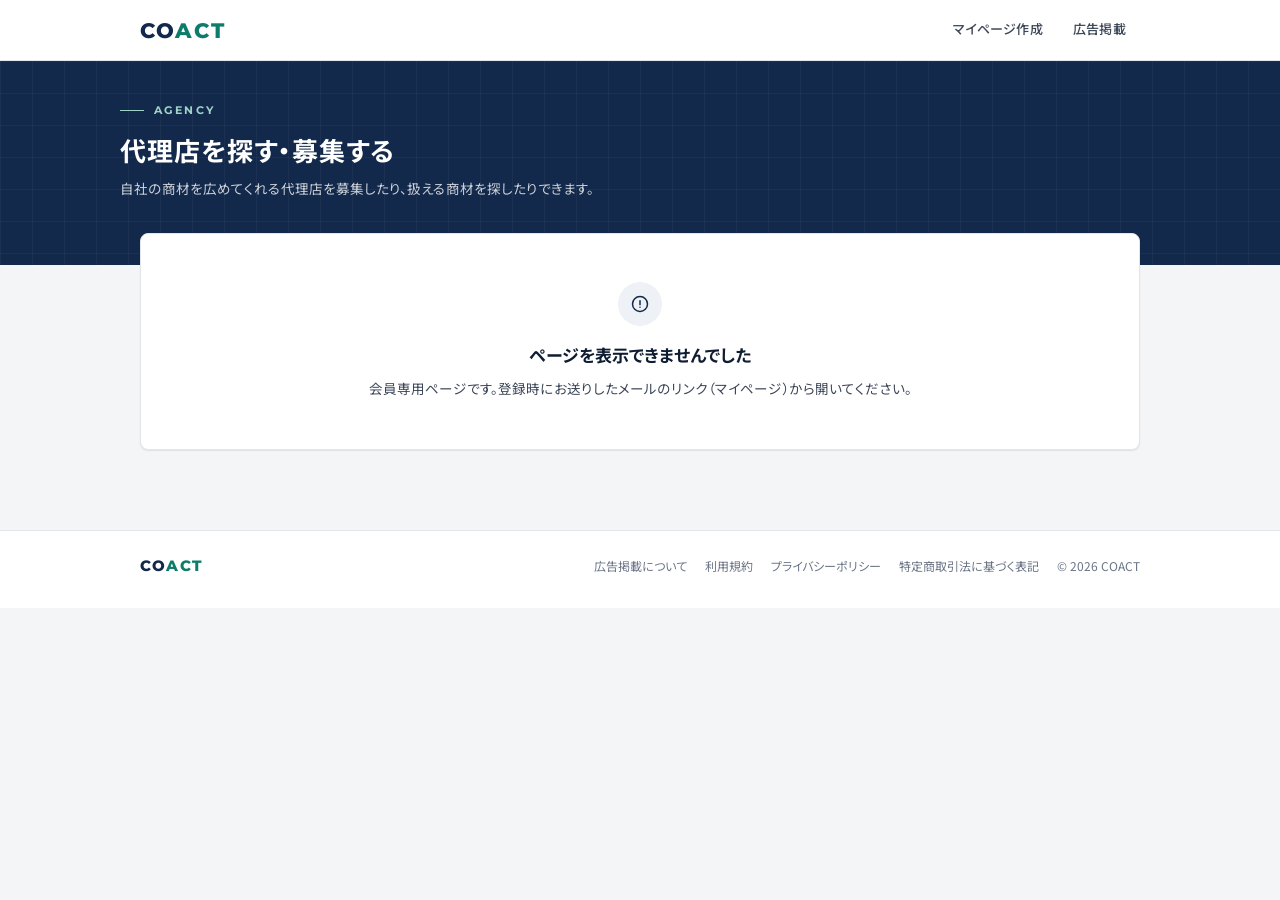
<file: agency.html>
<!DOCTYPE html>
<html lang="ja">
<head>
<meta charset="UTF-8">
<meta name="viewport" content="width=device-width, initial-scale=1.0">
<title>COACT | 代理店を探す・募集する</title>
<link rel="preconnect" href="https://fonts.googleapis.com">
<link href="https://fonts.googleapis.com/css2?family=Noto+Sans+JP:wght@400;500;700;900&family=Montserrat:wght@700;800&display=swap" rel="stylesheet">
<link rel="stylesheet" href="common.css">
<link rel="manifest" href="manifest.webmanifest">
<meta name="theme-color" content="#13294b">
<link rel="icon" href="icons/icon-192.png">
<link rel="apple-touch-icon" href="icons/apple-touch-icon.png">
<meta name="apple-mobile-web-app-capable" content="yes">
<meta name="mobile-web-app-capable" content="yes">
<meta name="apple-mobile-web-app-title" content="COACT">
<style>
  .pcard__title { font-size: 16.5px; font-weight: 700; color: var(--ink); line-height: 1.55; padding: 0 20px; margin-top: 10px; letter-spacing: .02em; }
  .pcard__owner { font-size: 12px; color: var(--muted); padding: 4px 20px 0; }
  .pcard__reward { margin: 14px 20px 0; border-top: 1px solid var(--line); border-bottom: 1px solid var(--line); padding: 10px 0; display: flex; gap: 14px; align-items: baseline; }
  .pcard__reward .mcard__label { color: var(--accent-deep); flex-shrink: 0; }
  .pcard__reward .mcard__text { font-weight: 700; color: var(--ink); }
  .pcard__status { padding: 18px 20px 0; display: flex; gap: 6px; flex-wrap: wrap; }
  .tab-panel .panel .chips { margin-bottom: 12px; }
  .intro-note + .chips { margin-top: 16px; }
  .intro-note { display: flex; gap: 10px; font-size: 13px; color: var(--ink-soft); }
  .intro-note .icon { color: var(--accent); margin-top: 4px; }
</style>
</head>
<body>

<div class="page-hero"><div class="page-hero__inner">
  <div class="page-hero__kicker">AGENCY</div>
  <div class="page-hero__title">代理店を探す・募集する</div>
  <div class="page-hero__lead">自社の商材を広めてくれる代理店を募集したり、扱える商材を探したりできます。</div>
</div></div>

<div class="container">

  <div class="screen active" id="screen-loading">
    <div class="state-card"><div class="spinner"></div><div class="state-card__title">読み込み中です…</div></div>
  </div>

  <div class="screen" id="screen-error">
    <div class="state-card"><div class="state-card__icon"><span data-icon="alert"></span></div><div class="state-card__title">ページを表示できませんでした</div>
      <div class="state-card__body">会員専用ページです。登録時にお送りしたメールのリンク（マイページ）から開いてください。</div></div>
  </div>

  <div class="screen" id="screen-main">
    <div class="tabs">
      <button type="button" class="tab active" data-tab="posts">代理店募集を見る</button>
      <button type="button" class="tab" data-tab="agents">代理店になりたい会員</button>
      <button type="button" class="tab" data-tab="new">募集を出す</button>
      <button type="button" class="tab" data-tab="mine">自分の募集</button>
    </div>

    <div id="ad-banner" class="adbanner"></div>

    <!-- 代理店募集一覧 -->
    <div class="tab-panel" id="tab-posts">
      <div class="panel">
        <div class="chips" id="post-chips"></div>
        <input type="text" class="kw" id="post-kw" placeholder="キーワード（商材・エリア・報酬など）">
      </div>
      <div class="grid" id="post-grid"></div>
    </div>

    <!-- 代理店になりたい会員 -->
    <div class="tab-panel" id="tab-agents" hidden>
      <div class="panel">
        <div class="intro-note"><span data-icon="users"></span><span>「代理店として扱える商材を探している」と登録している会員です。あなたの商材を扱ってくれる方を探せます。</span></div>
        <div class="chips" id="agent-chips"></div>
        <input type="text" class="kw" id="agent-kw" placeholder="キーワード（名前・エリア・事業内容など）">
        <div class="note" data-intro-quota hidden style="margin-top:8px"></div>
      </div>
      <div class="grid" id="agent-grid"></div>
    </div>

    <!-- 募集を出す -->
    <div class="tab-panel" id="tab-new" hidden>
      <div class="panel">
        <div class="panel__title">代理店募集を出す</div>
        <div class="panel__lead">運営が内容を確認したうえで掲載します。応募・問い合わせは運営を通じてご紹介します。</div>
        <form id="post-form" novalidate>
          <div class="field"><label class="field-label" for="p-title">募集タイトル<span class="req">必須</span></label>
            <input type="text" id="p-title" name="title" required maxlength="60" placeholder="例：ホームページ制作の紹介代理店募集"></div>
          <div class="field"><label class="field-label" for="p-industry">商材の業種<span class="req">必須</span></label>
            <select id="p-industry" name="industry" required><option value="">選択してください</option></select></div>
          <div class="field"><label class="field-label" for="p-product">商品・サービス内容<span class="req">必須</span></label>
            <textarea id="p-product" name="product" required placeholder="例：中小企業向けホームページ制作（30万円〜）"></textarea></div>
          <div class="field"><label class="field-label" for="p-reward">報酬・条件<span class="req">必須</span></label>
            <input type="text" id="p-reward" name="reward" required placeholder="例：成約1件につき売上の20%"></div>
          <div class="field"><label class="field-label" for="p-area">募集エリア<span class="req">必須</span></label>
            <input type="text" id="p-area" name="area" required maxlength="100" placeholder="例：関西エリア（大阪・兵庫・京都）／全国・オンライン可">
            <div class="field-help">あなたの活動エリアはプロフィールから自動で表示されます</div></div>
          <div class="field"><label class="field-label" for="p-req">求める代理店像<span class="opt">任意</span></label>
            <input type="text" id="p-req" name="requirements" placeholder="例：経営者とのつながりがある方"></div>
          <div class="field"><label class="field-label" for="p-desc">詳細・アピール<span class="opt">任意</span></label>
            <textarea id="p-desc" name="description"></textarea></div>
          <button type="submit" class="btn btn--primary btn--block" id="post-submit">募集を申請する</button>
        </form>
      </div>
    </div>

    <!-- 自分の募集 -->
    <div class="tab-panel" id="tab-mine" hidden>
      <div class="grid" id="mine-grid"></div>
    </div>
  </div>

</div>

<script src="common.js"></script>
<script>
renderHeader("agency");

let posts = [];
let agents = [];
let postIndustry = "";
let agentIndustry = "";

INDUSTRIES.forEach(i => document.getElementById("p-industry").insertAdjacentHTML("beforeend", `<option>${esc(i)}</option>`));

// ---- タブ ----
function openTab(name) {
  document.querySelectorAll(".tab").forEach(t => t.classList.toggle("active", t.dataset.tab === name));
  document.querySelectorAll(".tab-panel").forEach(p => p.hidden = p.id !== "tab-" + name);
}
document.querySelector(".tabs").addEventListener("click", ev => {
  const t = ev.target.closest("[data-tab]");
  if (t) openTab(t.dataset.tab);
});

// ---- 業種チップ ----
function chipsHtml(list, current) {
  const counts = {};
  list.forEach(x => counts[x.industry] = (counts[x.industry] || 0) + 1);
  const chip = (v, label, n) => `<button type="button" class="chip ${current === v ? "active" : ""}" data-industry="${esc(v)}">${esc(label)}<span class="chip__count">${n}</span></button>`;
  return chip("", "すべて", list.length) + INDUSTRIES.filter(i => counts[i]).map(i => chip(i, i, counts[i])).join("");
}

// ---- 募集カード ----
const STATUS_BADGE = { "承認待ち": "badge--warn", "公開": "", "募集終了": "badge--gray", "非公開": "badge--gray" };

function renderPostCard(p, mine = false) {
  const row = (label, v) => v ? `<div class="mcard__row"><div class="mcard__label">${label}</div><div class="mcard__text">${esc(v)}</div></div>` : "";
  return `
    <div class="mcard" data-post="${esc(p.id)}">
      <div class="pcard__status">
        <span class="badge">${esc(p.industry)}</span>
        ${mine ? `<span class="badge ${STATUS_BADGE[p.status] || ""}">${esc(p.status)}</span>` : ""}
      </div>
      <div class="pcard__title">${esc(p.title)}</div>
      <div class="pcard__owner">募集者：${esc(p.ownerName || "")}</div>
      <div class="pcard__reward"><div class="mcard__label">報酬・条件</div><div class="mcard__text">${esc(p.reward)}</div></div>
      <div class="mcard__body">
        ${row("募集エリア", p.area)}
        ${row("募集者の活動エリア", p.ownerArea)}
        ${row("商品・サービス内容", p.product)}
        <div class="mcard__details">
          ${row("求める代理店像", p.requirements)}
          ${row("詳細・アピール", p.description)}
        </div>
        <button type="button" class="link-btn" data-toggle-details>詳細を見る</button>
      </div>
      <div class="mcard__foot">
        <button type="button" class="btn btn--ghost btn--small" data-toggle-comments>${commentLabel((p.comments || []).length)}</button>
        ${mine
          ? (p.status === "公開" || p.status === "承認待ち" ? `<button type="button" class="btn btn--ghost btn--small" data-close-post>募集を終了する</button>` : "")
          : `<button type="button" class="btn btn--primary btn--small" data-intro>${icon("link")}代理店に応募する</button>`}
      </div>
      ${commentsBlockHtml("agency", p.id, p.comments || [])}
    </div>`;
}

function render() {
  const others = posts.filter(p => !p.isMine && p.status === "公開");
  document.getElementById("post-chips").innerHTML = chipsHtml(others, postIndustry);
  const postKw = document.getElementById("post-kw").value.trim().toLowerCase();
  const shown = others.filter(p => (!postIndustry || p.industry === postIndustry) &&
    (!postKw || [p.title, p.product, p.reward, p.area, p.ownerArea, p.ownerName, p.ownerCompany, p.requirements, p.description].join(" ").toLowerCase().includes(postKw)));
  document.getElementById("post-grid").innerHTML = shown.length
    ? shown.map(p => renderPostCard(p)).join("")
    : `<div class="empty" style="grid-column:1/-1">現在掲載中の代理店募集はありません。</div>`;

  document.getElementById("agent-chips").innerHTML = chipsHtml(agents, agentIndustry);
  const agentKw = document.getElementById("agent-kw").value.trim().toLowerCase();
  const shownAgents = agents.filter(m => (!agentIndustry || m.industry === agentIndustry) &&
    (!agentKw || [m.name, m.company, m.title, m.area, m.business, m.tagline, m.wantAsPartner].join(" ").toLowerCase().includes(agentKw)));
  document.getElementById("agent-grid").innerHTML = shownAgents.length
    ? shownAgents.map(m => renderMemberCard(m)).join("")
    : `<div class="empty" style="grid-column:1/-1">該当する会員はまだいません。</div>`;

  const mine = posts.filter(p => p.isMine);
  document.getElementById("mine-grid").innerHTML = mine.length
    ? mine.map(p => renderPostCard(p, true)).join("")
    : `<div class="empty" style="grid-column:1/-1">まだ募集を出していません。「募集を出す」タブから申請できます。</div>`;
}

["post-kw", "agent-kw"].forEach(id => document.getElementById(id).addEventListener("input", render));
document.getElementById("post-chips").addEventListener("click", ev => {
  const c = ev.target.closest("[data-industry]"); if (!c) return;
  postIndustry = c.dataset.industry; render();
});
document.getElementById("agent-chips").addEventListener("click", ev => {
  const c = ev.target.closest("[data-industry]"); if (!c) return;
  agentIndustry = c.dataset.industry; render();
});

bindComments((type, id, list) => {
  const target = type === "agency" ? posts.find(p => p.id === id) : agents.find(m => m.publicId === id);
  if (target) target.comments = list;
});
bindCardActions(document.getElementById("screen-main"), card => {
  if (card.dataset.post) {
    const p = posts.find(x => x.id === card.dataset.post);
    return p && { targetType: "agency", targetId: p.id, targetName: p.ownerName };
  }
  const m = agents.find(x => x.publicId === card.dataset.member);
  return m && { targetType: "member", targetId: m.publicId, targetName: m.name, onSent: () => { m.relation = "sent"; } };
});

// ---- 自分の募集を終了 ----
document.getElementById("mine-grid").addEventListener("click", async ev => {
  const btn = ev.target.closest("[data-close-post]");
  if (!btn) return;
  if (!confirm("この募集を終了しますか？（一覧に表示されなくなります）")) return;
  btn.disabled = true;
  await apiPost("closeAgencyPost", { token: TOKEN, id: btn.closest("[data-post]").dataset.post });
  await load();
  openTab("mine");
  toast("募集を終了しました");
});

// ---- 募集を出す ----
document.getElementById("post-form").addEventListener("submit", async ev => {
  ev.preventDefault();
  const form = ev.target;
  if (!form.checkValidity()) { form.reportValidity(); return; }
  const btn = document.getElementById("post-submit");
  btn.disabled = true;
  try {
    const data = Object.fromEntries(new FormData(form));
    await apiPost("addAgencyPost", { token: TOKEN, ...data });
    form.reset();
    await load();
    openTab("mine");
    toast("申請しました。運営の確認後に掲載されます");
  } catch (e) {
    toast("送信できませんでした。時間をおいてお試しください");
  } finally {
    btn.disabled = false;
  }
});

async function load() {
  if (!TOKEN) { showOnly("screen-error"); return; }
  try {
    const [data, ads] = await Promise.all([apiGet("listAgency", { token: TOKEN }), loadAds("代理店"), loadIntroQuota()]);
    renderIntroQuota();
    if (!data || data.error) { showAccessError(data && data.error); return; }
    posts = data.posts || [];
    agents = data.agents || [];
    document.getElementById("ad-banner").innerHTML = ads.length ? renderAdCard(ads[Math.floor(Math.random() * ads.length)]) : "";
    render();
    document.getElementById("screen-main").classList.contains("active") || showOnly("screen-main");
  } catch (e) {
    showOnly("screen-error");
  }
}
load();
</script>
</body>
</html>
</file>
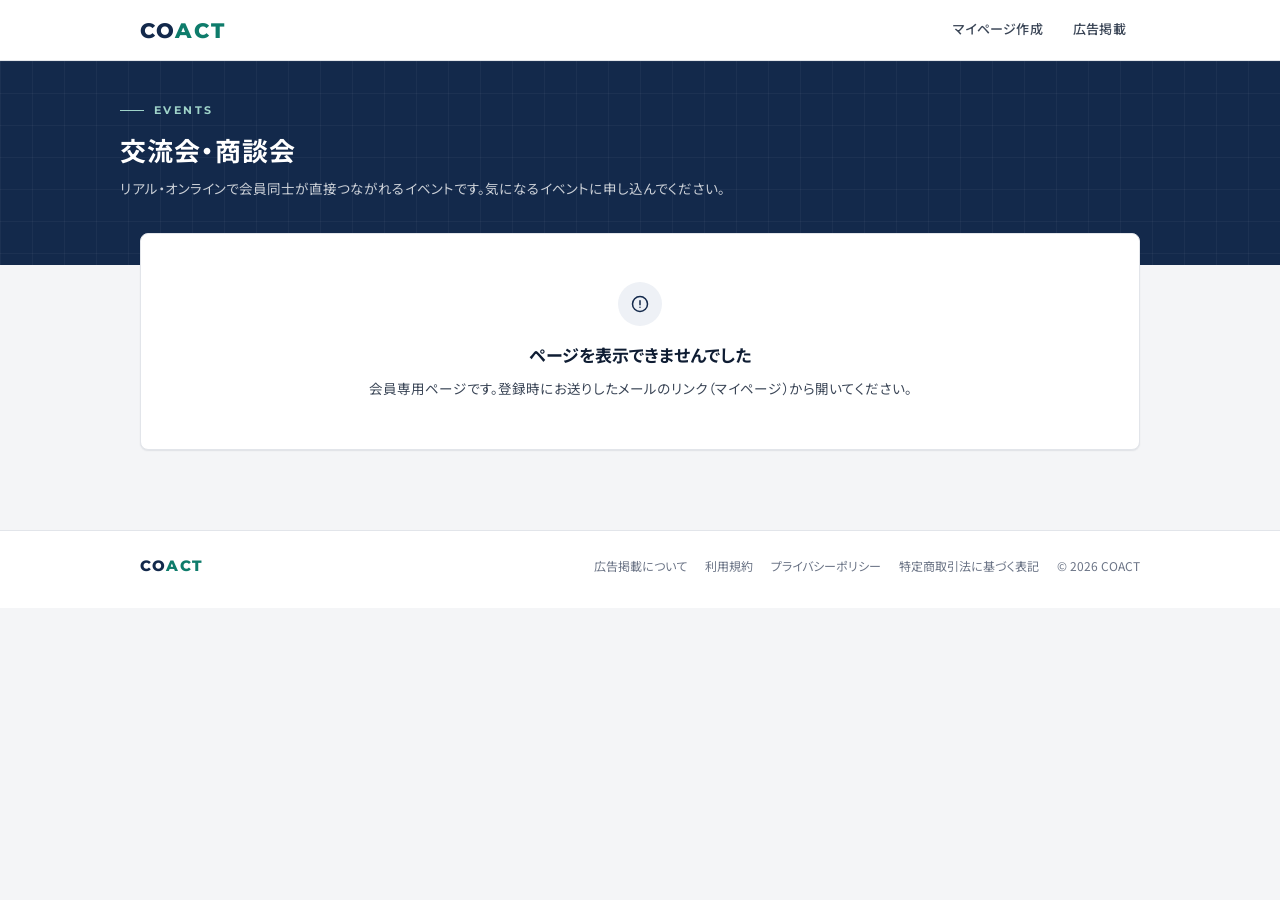
<file: events.html>
<!DOCTYPE html>
<html lang="ja">
<head>
<meta charset="UTF-8">
<meta name="viewport" content="width=device-width, initial-scale=1.0">
<title>COACT | 交流会・商談会</title>
<link rel="preconnect" href="https://fonts.googleapis.com">
<link href="https://fonts.googleapis.com/css2?family=Noto+Sans+JP:wght@400;500;700;900&family=Montserrat:wght@700;800&display=swap" rel="stylesheet">
<link rel="stylesheet" href="common.css">
<link rel="manifest" href="manifest.webmanifest">
<meta name="theme-color" content="#13294b">
<link rel="icon" href="icons/icon-192.png">
<link rel="apple-touch-icon" href="icons/apple-touch-icon.png">
<meta name="apple-mobile-web-app-capable" content="yes">
<meta name="mobile-web-app-capable" content="yes">
<meta name="apple-mobile-web-app-title" content="COACT">
<style>
  .event-list { display: grid; gap: 16px; }
  .ecard { background: var(--surface); border: 1px solid var(--line); border-radius: var(--radius); overflow: hidden; box-shadow: var(--shadow); display: grid; grid-template-columns: 128px 1fr; }
  .ecard__date { border-right: 1px solid var(--line); background: #fafbfc; color: var(--primary); display: flex; flex-direction: column; align-items: center; justify-content: center; padding: 20px 8px; text-align: center; }
  .ecard__type { white-space: nowrap; font-size: 11px; font-weight: 700; color: var(--accent-deep); letter-spacing: .08em; margin-bottom: 4px; }
  .ecard__year { font-family: "Montserrat", sans-serif; font-size: 11px; font-weight: 600; color: var(--muted); letter-spacing: .1em; }
  .ecard__md { font-family: "Montserrat", sans-serif; font-size: 30px; font-weight: 700; line-height: 1.15; letter-spacing: .02em; }
  .ecard__time { white-space: nowrap; font-size: 11.5px; color: var(--muted); margin-top: 4px; }
  .ecard__main { min-width: 0; display: flex; flex-direction: column; }
  .ecard__title { font-size: 17px; font-weight: 700; color: var(--ink); padding: 20px 22px 8px; line-height: 1.5; letter-spacing: .02em; }
  .ecard__meta { padding: 0 22px; font-size: 13px; display: grid; grid-template-columns: repeat(2, minmax(0, 1fr)); gap: 4px 20px; }
  .ecard__meta div { display: flex; gap: 8px; align-items: center; }
  .ecard__meta .icon { color: var(--muted); }
  .ecard__desc { padding: 12px 22px 0; font-size: 13.5px; white-space: pre-wrap; }
  .ecard__seats { font-weight: 700; color: var(--accent-deep); }
  .ecard__seats .icon { color: var(--accent-deep) !important; }
  .ecard .mcard__foot { margin-top: 16px; padding-left: 22px; padding-right: 22px; }
  .ecard .mcard__foot .btn { flex: 0 1 auto; }
  .ecard .mcard__foot { justify-content: flex-end; }
  .ecard .comments { padding-left: 22px; padding-right: 22px; }
  .ecard--closed .ecard__date, .ecard--closed .ecard__title { color: var(--muted); }
  .joined--pending { color: var(--warn) !important; }
  .joined--declined { color: var(--muted) !important; }
  .joined .icon { margin-top: 4px; }
  .joined { display: flex; gap: 8px; align-items: flex-start; color: var(--accent-deep); font-size: 13px; font-weight: 700; margin: 12px 22px 0; }
  @media (max-width: 600px) {
    .ecard { grid-template-columns: 1fr; }
    .ecard__date { flex-direction: row; flex-wrap: wrap; gap: 4px 12px; padding: 12px 18px; justify-content: flex-start; border-right: none; border-bottom: 1px solid var(--line); align-items: baseline; }
    .ecard__type { margin-bottom: 0; }
    .ecard__md { font-size: 20px; }
    .ecard__time { margin-top: 0; }
    .ecard__title, .ecard__meta, .ecard__desc { padding-left: 18px; padding-right: 18px; }
    .ecard__meta { grid-template-columns: 1fr; }
    .ecard .mcard__foot, .ecard .comments { padding-left: 18px; padding-right: 18px; }
    .joined { margin-left: 18px; margin-right: 18px; }
  }
</style>
</head>
<body>

<div class="page-hero"><div class="page-hero__inner">
  <div class="page-hero__kicker">EVENTS</div>
  <div class="page-hero__title">交流会・商談会</div>
  <div class="page-hero__lead">リアル・オンラインで会員同士が直接つながれるイベントです。気になるイベントに申し込んでください。</div>
</div></div>

<div class="container">

  <div class="screen active" id="screen-loading">
    <div class="state-card"><div class="spinner"></div><div class="state-card__title">読み込み中です…</div></div>
  </div>

  <div class="screen" id="screen-error">
    <div class="state-card"><div class="state-card__icon"><span data-icon="alert"></span></div><div class="state-card__title">ページを表示できませんでした</div>
      <div class="state-card__body">会員専用ページです。登録時にお送りしたメールのリンク（マイページ）から開いてください。</div></div>
  </div>

  <div class="screen" id="screen-list">
    <div id="ad-banner" class="adbanner"></div>
    <div class="event-list" id="event-list"></div>
  </div>

</div>

<!-- 申込確認 -->
<div class="modal" id="join-modal"><div class="modal__box">
  <div class="modal__title">このイベントに申し込みますか？</div>
  <div class="modal__lead" id="join-title"></div>
  <div class="note" style="margin-bottom:16px">運営がお申し込み内容を確認し、参加が確定しましたらメールでお知らせします。会場の詳細・お支払い方法なども運営からご案内します。キャンセルをご希望の場合は運営までご連絡ください。</div>
  <div class="btn-row">
    <button type="button" class="btn btn--ghost" id="join-cancel">戻る</button>
    <button type="button" class="btn btn--primary" id="join-send">申し込む</button>
  </div>
</div></div>

<script src="common.js"></script>
<script>
renderHeader("events");

let events = [];
let joiningId = "";

function parseDate(str) {
  const m = String(str || "").match(/(\d{4})[-\/年](\d{1,2})[-\/月](\d{1,2})/);
  return m ? { y: m[1], m: +m[2], d: +m[3], rest: String(str).replace(m[0], "").replace(/^日?\s*/, "") } : null;
}

// イベントの内容は運営が管理画面で作成・編集します。会員ができるのは「申し込む」だけです
function renderEventCard(e) {
  const closed = e.status === "終了";
  const cap = parseInt(e.capacity, 10);
  const left = cap ? cap - e.entryCount : null;
  const full = left !== null && left <= 0;
  const d = parseDate(e.date);
  let action;
  const MY_STATUS = {
    "承認待ち": { button: `${icon("clock")}承認待ち`, note: `${icon("clock")}お申し込みを受け付けました。運営が確認し、参加が確定しましたらメールでお知らせします。`, cls: "joined--pending" },
    "参加確定": { button: `${icon("check")}参加確定`, note: `${icon("check")}ご参加が確定しています。会場の詳細などは運営からご連絡します。`, cls: "" },
    "お断り": { button: "お申し込み不可", note: `${icon("alert")}今回はご参加をお受けできませんでした。詳しくは運営までお問い合わせください。`, cls: "joined--declined" },
  };
  const my = MY_STATUS[e.myStatus];
  if (my) action = `<button type="button" class="btn btn--ghost btn--small" disabled>${my.button}</button>`;
  else if (closed) action = `<button type="button" class="btn btn--ghost btn--small" disabled>受付終了</button>`;
  else if (full) action = `<button type="button" class="btn btn--ghost btn--small" disabled>満席</button>`;
  else action = `<button type="button" class="btn btn--primary btn--small" data-join>申し込む</button>`;
  return `
    <div class="ecard ${closed ? "ecard--closed" : ""}" data-event="${esc(e.id)}">
      <div class="ecard__date">
        <span class="ecard__type">${esc(e.type || "イベント")}</span>
        ${d ? `<div class="ecard__year">${d.y}</div><div class="ecard__md">${d.m}.${String(d.d).padStart(2, "0")}</div><div class="ecard__time">${esc(d.rest)}</div>` : `<div class="ecard__time">${esc(e.date)}</div>`}
      </div>
      <div class="ecard__main">
        <div class="ecard__title">${esc(e.title)}</div>
        <div class="ecard__meta">
          <div>${icon("clock")}${esc(e.date)}</div>
          <div>${icon("pin")}${esc(e.place)}</div>
          <div>${icon("yen")}${esc(e.fee || "無料")}</div>
          ${cap ? `<div class="ecard__seats">${icon("users")}定員${cap}名（${full ? "満席" : "残り" + left + "席"}）</div>` : ""}
        </div>
        ${e.description ? `<div class="ecard__desc">${esc(e.description)}</div>` : ""}
        ${my ? `<div class="joined ${my.cls}">${my.note}</div>` : ""}
        <div class="mcard__foot">${action}</div>
      </div>
    </div>`;
}

function render() {
  const open = events.filter(e => e.status !== "終了");
  const closed = events.filter(e => e.status === "終了");
  document.getElementById("event-list").innerHTML = events.length
    ? [...open, ...closed].map(renderEventCard).join("")
    : `<div class="state-card"><div class="state-card__icon">${icon("calendar")}</div><div class="state-card__title">現在予定されているイベントはありません</div><div class="state-card__body">開催が決まり次第こちらに掲載します。</div></div>`;
}

const modal = document.getElementById("join-modal");
document.getElementById("event-list").addEventListener("click", ev => {
  const card = ev.target.closest("[data-event]");
  if (!card || !ev.target.closest("[data-join]")) return;
  joiningId = card.dataset.event;
  document.getElementById("join-title").textContent = events.find(e => e.id === joiningId).title;
  modal.classList.add("open");
});
modal.addEventListener("click", e => { if (e.target === modal) modal.classList.remove("open"); });
document.getElementById("join-cancel").addEventListener("click", () => modal.classList.remove("open"));
document.getElementById("join-send").addEventListener("click", async () => {
  const btn = document.getElementById("join-send");
  btn.disabled = true;
  try {
    await apiPost("joinEvent", { token: TOKEN, eventId: joiningId });
    modal.classList.remove("open");
    await load();
    toast("お申し込みを受け付けました");
  } catch (e) {
    toast("申し込めませんでした。時間をおいてお試しください");
  } finally {
    btn.disabled = false;
  }
});

async function load() {
  if (!TOKEN) { showOnly("screen-error"); return; }
  try {
    const [data, ads] = await Promise.all([apiGet("listEvents", { token: TOKEN }), loadAds("交流会")]);
    if (!Array.isArray(data)) { showAccessError(data && data.error); return; }
    events = data;
    document.getElementById("ad-banner").innerHTML = ads.length ? renderAdCard(ads[Math.floor(Math.random() * ads.length)]) : "";
    render();
    document.getElementById("screen-list").classList.contains("active") || showOnly("screen-list");
  } catch (e) {
    showOnly("screen-error");
  }
}
load();
</script>
</body>
</html>
</file>
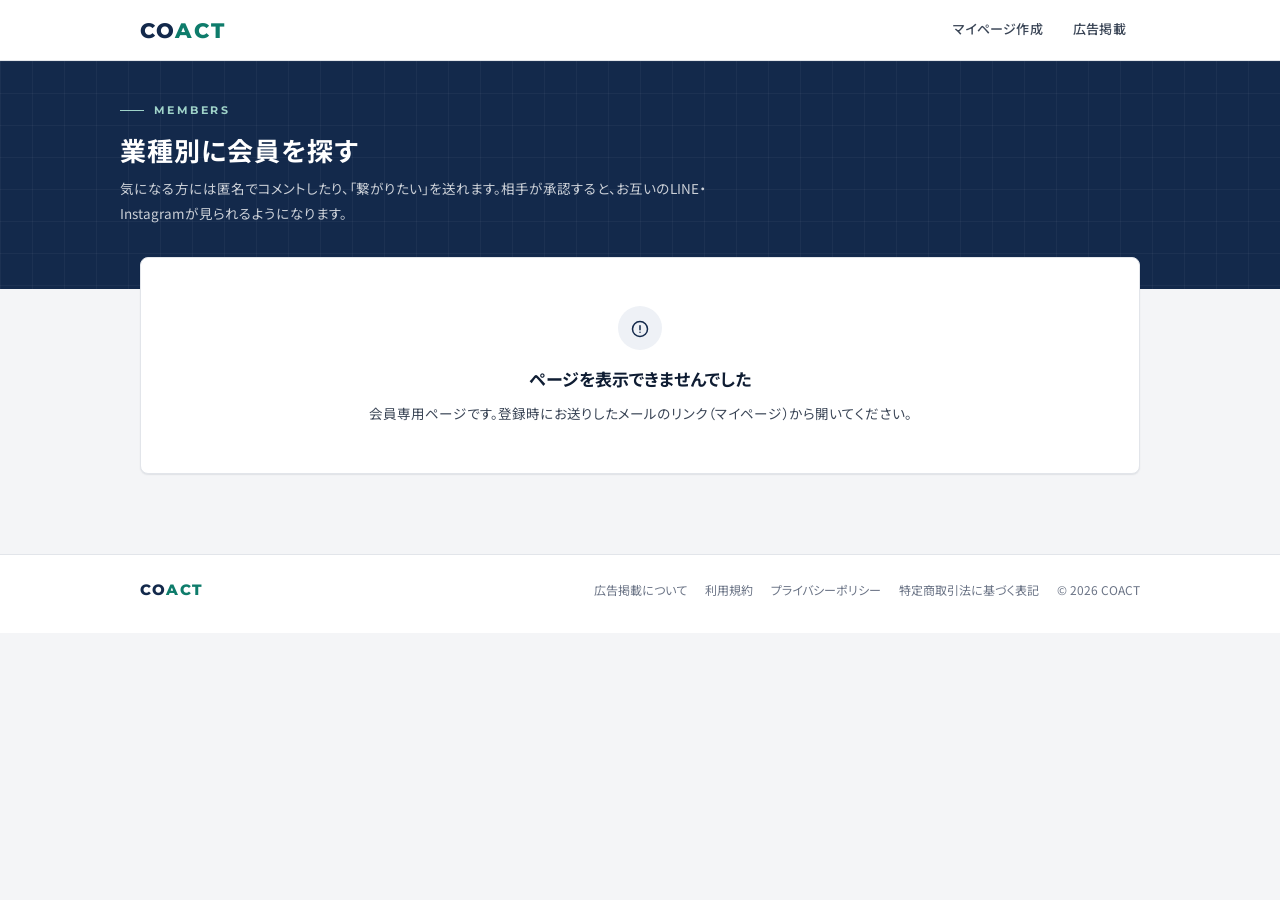
<file: members.html>
<!DOCTYPE html>
<html lang="ja">
<head>
<meta charset="UTF-8">
<meta name="viewport" content="width=device-width, initial-scale=1.0">
<title>COACT | 会員を探す</title>
<link rel="preconnect" href="https://fonts.googleapis.com">
<link href="https://fonts.googleapis.com/css2?family=Noto+Sans+JP:wght@400;500;700;900&family=Montserrat:wght@700;800&display=swap" rel="stylesheet">
<link rel="stylesheet" href="common.css">
<link rel="manifest" href="manifest.webmanifest">
<meta name="theme-color" content="#13294b">
<link rel="icon" href="icons/icon-192.png">
<link rel="apple-touch-icon" href="icons/apple-touch-icon.png">
<meta name="apple-mobile-web-app-capable" content="yes">
<meta name="mobile-web-app-capable" content="yes">
<meta name="apple-mobile-web-app-title" content="COACT">
</head>
<body>

<div class="page-hero"><div class="page-hero__inner">
  <div class="page-hero__kicker">MEMBERS</div>
  <div class="page-hero__title">業種別に会員を探す</div>
  <div class="page-hero__lead">気になる方には匿名でコメントしたり、「繋がりたい」を送れます。相手が承認すると、お互いのLINE・Instagramが見られるようになります。</div>
</div></div>

<div class="container">

  <div class="screen active" id="screen-loading">
    <div class="state-card"><div class="spinner"></div><div class="state-card__title">読み込み中です…</div></div>
  </div>

  <div class="screen" id="screen-error">
    <div class="state-card"><div class="state-card__icon"><span data-icon="alert"></span></div><div class="state-card__title">ページを表示できませんでした</div>
      <div class="state-card__body">会員専用ページです。登録時にお送りしたメールのリンク（マイページ）から開いてください。</div></div>
  </div>

  <div class="screen" id="screen-list">
    <div class="panel">
      <div class="chips" id="industry-chips"></div>
      <div class="filters">
        <select id="stance-filter">
          <option value="">代理店：全て</option>
          <option value="recruit">代理店を募集している</option>
          <option value="seek">代理店になりたい</option>
        </select>
        <select id="coupon-filter">
          <option value="">クーポン：全て</option>
          <option value="yes">会員限定クーポンあり</option>
        </select>
        <input type="text" id="keyword" placeholder="キーワード（名前・会社・事業内容・エリアなど）">
      </div>
      <div class="result-count" id="result-count"></div>
      <div class="note" data-intro-quota hidden style="margin-top:4px"></div>
    </div>
    <div class="grid" id="grid"></div>
  </div>

</div>

<script src="common.js"></script>
<script>
renderHeader("members");

let members = [];
let ads = [];
let industry = "";


function renderChips() {
  const counts = {};
  members.forEach(m => counts[m.industry] = (counts[m.industry] || 0) + 1);
  const chip = (value, label, n) =>
    `<button type="button" class="chip ${industry === value ? "active" : ""}" data-industry="${esc(value)}">${esc(label)}<span class="chip__count">${n}</span></button>`;
  document.getElementById("industry-chips").innerHTML =
    chip("", "すべて", members.length) +
    INDUSTRIES.filter(i => counts[i]).map(i => chip(i, i, counts[i])).join("");
}

function filtered() {
  const stance = document.getElementById("stance-filter").value;
  const kw = document.getElementById("keyword").value.trim().toLowerCase();
  return members.filter(m => {
    if (industry && m.industry !== industry) return false;
    if (stance === "recruit" && !["代理店を募集している", "どちらも"].includes(m.agencyStance)) return false;
    if (stance === "seek" && !AGENT_SEEKER_STANCES.includes(m.agencyStance)) return false;
    if (document.getElementById("coupon-filter").value === "yes" && !m.couponCode) return false;
    if (kw && ![m.name, m.company, m.title, m.area, m.business, m.tagline, m.wantAsPartner, m.wantAsCustomer, m.couponDetail].join(" ").toLowerCase().includes(kw)) return false;
    return true;
  });
}

function renderGrid() {
  renderChips();
  const list = filtered();
  document.getElementById("result-count").innerHTML = `<b>${list.length}</b>名の会員が見つかりました`;
  document.getElementById("grid").innerHTML = list.length
    ? interleaveAds(list.map(m => renderMemberCard(m)), ads)
    : `<div class="empty" style="grid-column:1/-1">条件に合う会員はまだいません。</div>`;
}

document.getElementById("industry-chips").addEventListener("click", ev => {
  const chip = ev.target.closest("[data-industry]");
  if (!chip) return;
  industry = chip.dataset.industry;
  renderGrid();
});
document.getElementById("stance-filter").addEventListener("change", renderGrid);
document.getElementById("coupon-filter").addEventListener("change", renderGrid);
document.getElementById("keyword").addEventListener("input", renderGrid);

bindComments((type, id, list) => {
  const m = members.find(x => x.publicId === id);
  if (m) m.comments = list;
});
bindCardActions(document.getElementById("grid"), card => {
  const m = members.find(x => x.publicId === card.dataset.member);
  return m && { targetType: "member", targetId: m.publicId, targetName: m.name, onSent: () => { m.relation = "sent"; } };
});

async function load() {
  if (!TOKEN) { showOnly("screen-error"); return; }
  try {
    const [data, adList] = await Promise.all([apiGet("listMembers", { token: TOKEN }), loadAds("会員一覧"), loadIntroQuota()]);
    renderIntroQuota();
    if (!Array.isArray(data)) { showAccessError(data && data.error); return; }
    members = data;
    ads = adList;
    const preset = new URLSearchParams(location.search).get("industry");
    if (preset) industry = preset;
    renderGrid();
    showOnly("screen-list");
  } catch (e) {
    showOnly("screen-error");
  }
}
load();
</script>
</body>
</html>
</file>
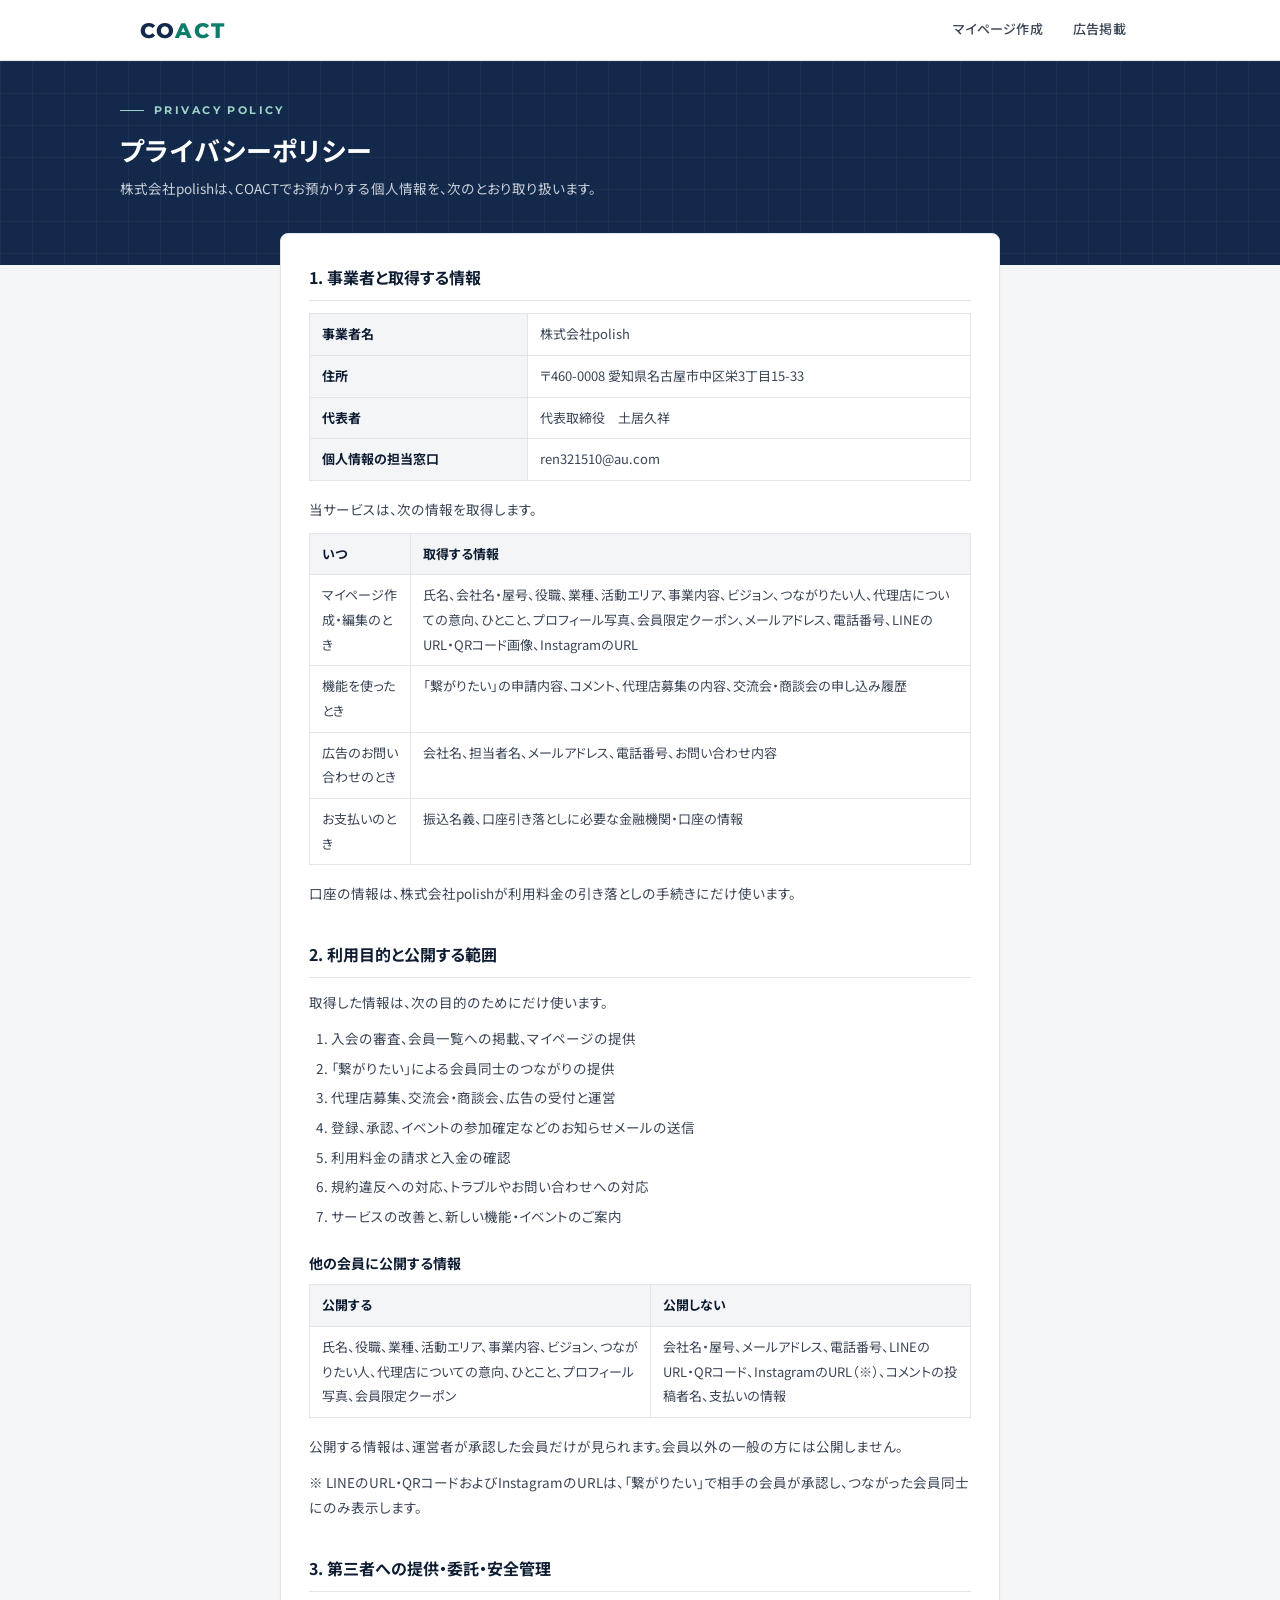
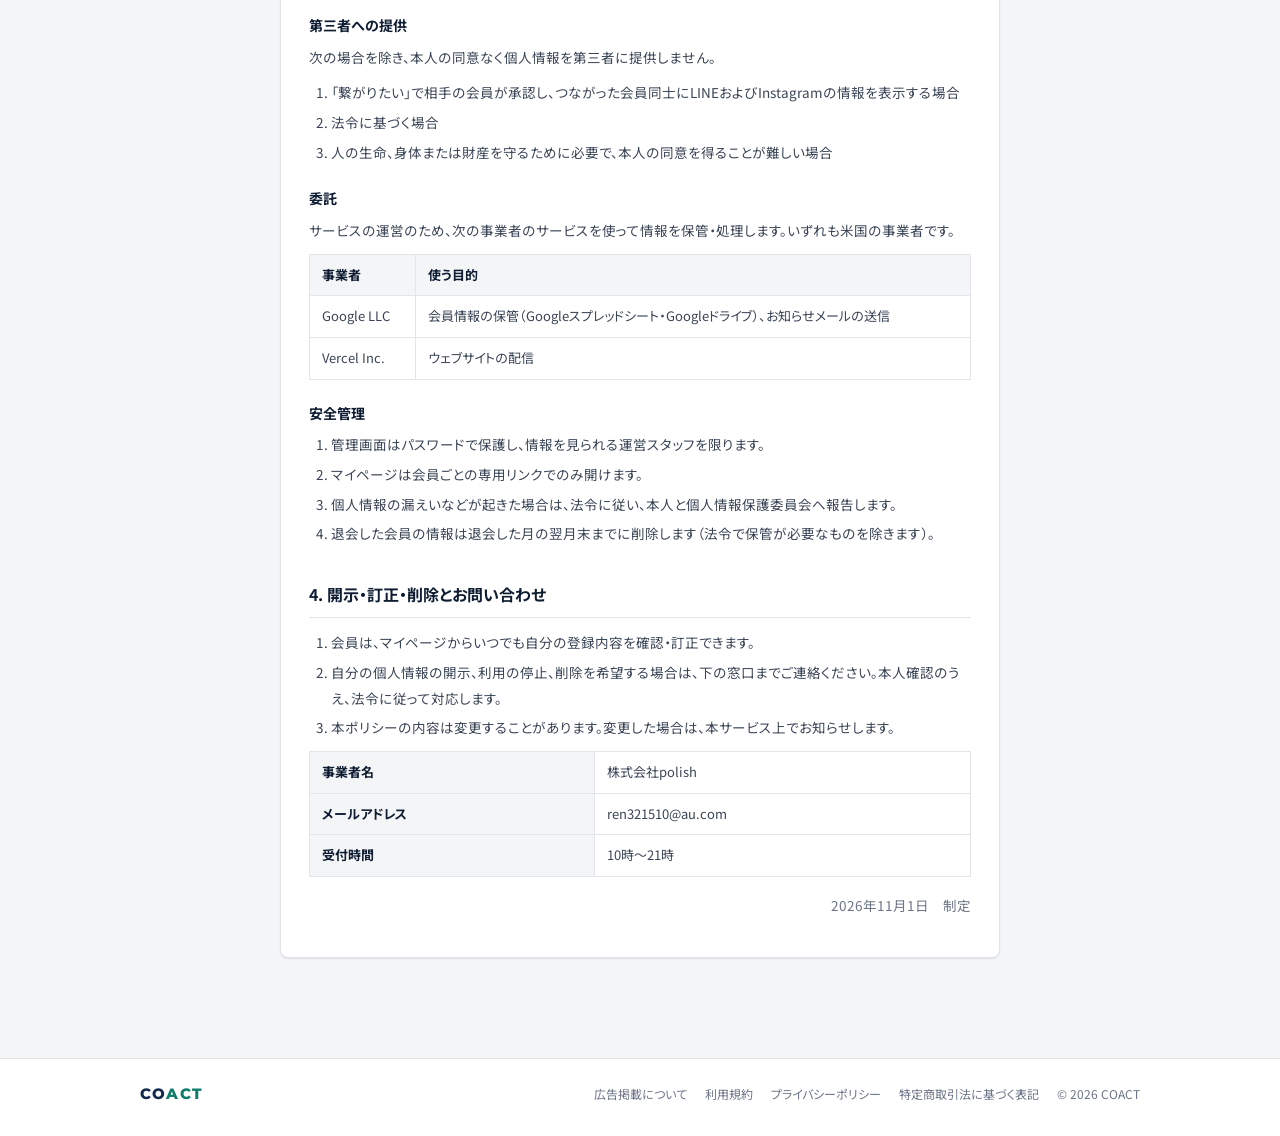
<file: privacy.html>
<!DOCTYPE html>
<html lang="ja">
<head>
<meta charset="UTF-8">
<meta name="viewport" content="width=device-width, initial-scale=1.0">
<title>COACT | プライバシーポリシー</title>
<link rel="preconnect" href="https://fonts.googleapis.com">
<link href="https://fonts.googleapis.com/css2?family=Noto+Sans+JP:wght@400;500;700;900&family=Montserrat:wght@700;800&display=swap" rel="stylesheet">
<link rel="stylesheet" href="common.css">
<link rel="manifest" href="manifest.webmanifest">
<meta name="theme-color" content="#13294b">
<link rel="icon" href="icons/icon-192.png">
<link rel="apple-touch-icon" href="icons/apple-touch-icon.png">
<meta name="apple-mobile-web-app-capable" content="yes">
<meta name="mobile-web-app-capable" content="yes">
<meta name="apple-mobile-web-app-title" content="COACT">
</head>
<body>

<div class="page-hero"><div class="page-hero__inner">
  <div class="page-hero__kicker">PRIVACY POLICY</div>
  <div class="page-hero__title">プライバシーポリシー</div>
  <div class="page-hero__lead">株式会社polishは、COACTでお預かりする個人情報を、次のとおり取り扱います。</div>
</div></div>

<div class="container container--narrow">
<div class="panel legal">

<h2>1. 事業者と取得する情報</h2>
<table>
  <tr><th>事業者名</th><td>株式会社polish</td></tr>
  <tr><th>住所</th><td>〒460-0008 愛知県名古屋市中区栄3丁目15-33</td></tr>
  <tr><th>代表者</th><td>代表取締役　土居久祥</td></tr>
  <tr><th>個人情報の担当窓口</th><td>ren321510@au.com</td></tr>
</table>

<p>当サービスは、次の情報を取得します。</p>
<table>
  <tr><th>いつ</th><th>取得する情報</th></tr>
  <tr><td>マイページ作成・編集のとき</td><td>氏名、会社名・屋号、役職、業種、活動エリア、事業内容、ビジョン、つながりたい人、代理店についての意向、ひとこと、プロフィール写真、会員限定クーポン、メールアドレス、電話番号、LINEのURL・QRコード画像、InstagramのURL</td></tr>
  <tr><td>機能を使ったとき</td><td>「繋がりたい」の申請内容、コメント、代理店募集の内容、交流会・商談会の申し込み履歴</td></tr>
  <tr><td>広告のお問い合わせのとき</td><td>会社名、担当者名、メールアドレス、電話番号、お問い合わせ内容</td></tr>
  <tr><td>お支払いのとき</td><td>振込名義、口座引き落としに必要な金融機関・口座の情報</td></tr>
</table>
<p>口座の情報は、株式会社polishが利用料金の引き落としの手続きにだけ使います。</p>

<h2>2. 利用目的と公開する範囲</h2>
<p>取得した情報は、次の目的のためにだけ使います。</p>
<ol>
  <li>入会の審査、会員一覧への掲載、マイページの提供</li>
  <li>「繋がりたい」による会員同士のつながりの提供</li>
  <li>代理店募集、交流会・商談会、広告の受付と運営</li>
  <li>登録、承認、イベントの参加確定などのお知らせメールの送信</li>
  <li>利用料金の請求と入金の確認</li>
  <li>規約違反への対応、トラブルやお問い合わせへの対応</li>
  <li>サービスの改善と、新しい機能・イベントのご案内</li>
</ol>

<h3>他の会員に公開する情報</h3>
<table>
  <tr><th>公開する</th><th>公開しない</th></tr>
  <tr><td>氏名、役職、業種、活動エリア、事業内容、ビジョン、つながりたい人、代理店についての意向、ひとこと、プロフィール写真、会員限定クーポン</td><td>会社名・屋号、メールアドレス、電話番号、LINEのURL・QRコード、InstagramのURL（※）、コメントの投稿者名、支払いの情報</td></tr>
</table>
<p>公開する情報は、運営者が承認した会員だけが見られます。会員以外の一般の方には公開しません。</p>
<p>※ LINEのURL・QRコードおよびInstagramのURLは、「繋がりたい」で相手の会員が承認し、つながった会員同士にのみ表示します。</p>

<h2>3. 第三者への提供・委託・安全管理</h2>
<h3>第三者への提供</h3>
<p>次の場合を除き、本人の同意なく個人情報を第三者に提供しません。</p>
<ol>
  <li>「繋がりたい」で相手の会員が承認し、つながった会員同士にLINEおよびInstagramの情報を表示する場合</li>
  <li>法令に基づく場合</li>
  <li>人の生命、身体または財産を守るために必要で、本人の同意を得ることが難しい場合</li>
</ol>

<h3>委託</h3>
<p>サービスの運営のため、次の事業者のサービスを使って情報を保管・処理します。いずれも米国の事業者です。</p>
<table>
  <tr><th>事業者</th><th>使う目的</th></tr>
  <tr><td>Google LLC</td><td>会員情報の保管（Googleスプレッドシート・Googleドライブ）、お知らせメールの送信</td></tr>
  <tr><td>Vercel Inc.</td><td>ウェブサイトの配信</td></tr>
</table>

<h3>安全管理</h3>
<ol>
  <li>管理画面はパスワードで保護し、情報を見られる運営スタッフを限ります。</li>
  <li>マイページは会員ごとの専用リンクでのみ開けます。</li>
  <li>個人情報の漏えいなどが起きた場合は、法令に従い、本人と個人情報保護委員会へ報告します。</li>
  <li>退会した会員の情報は退会した月の翌月末までに削除します（法令で保管が必要なものを除きます）。</li>
</ol>

<h2>4. 開示・訂正・削除とお問い合わせ</h2>
<ol>
  <li>会員は、マイページからいつでも自分の登録内容を確認・訂正できます。</li>
  <li>自分の個人情報の開示、利用の停止、削除を希望する場合は、下の窓口までご連絡ください。本人確認のうえ、法令に従って対応します。</li>
  <li>本ポリシーの内容は変更することがあります。変更した場合は、本サービス上でお知らせします。</li>
</ol>
<table>
  <tr><th>事業者名</th><td>株式会社polish</td></tr>
  <tr><th>メールアドレス</th><td>ren321510@au.com</td></tr>
  <tr><th>受付時間</th><td>10時〜21時</td></tr>
</table>

<p class="legal__date">2026年11月1日　制定</p>

</div>
</div>

<script src="common.js"></script>
<script>renderHeader("");</script>
</body>
</html>
</file>
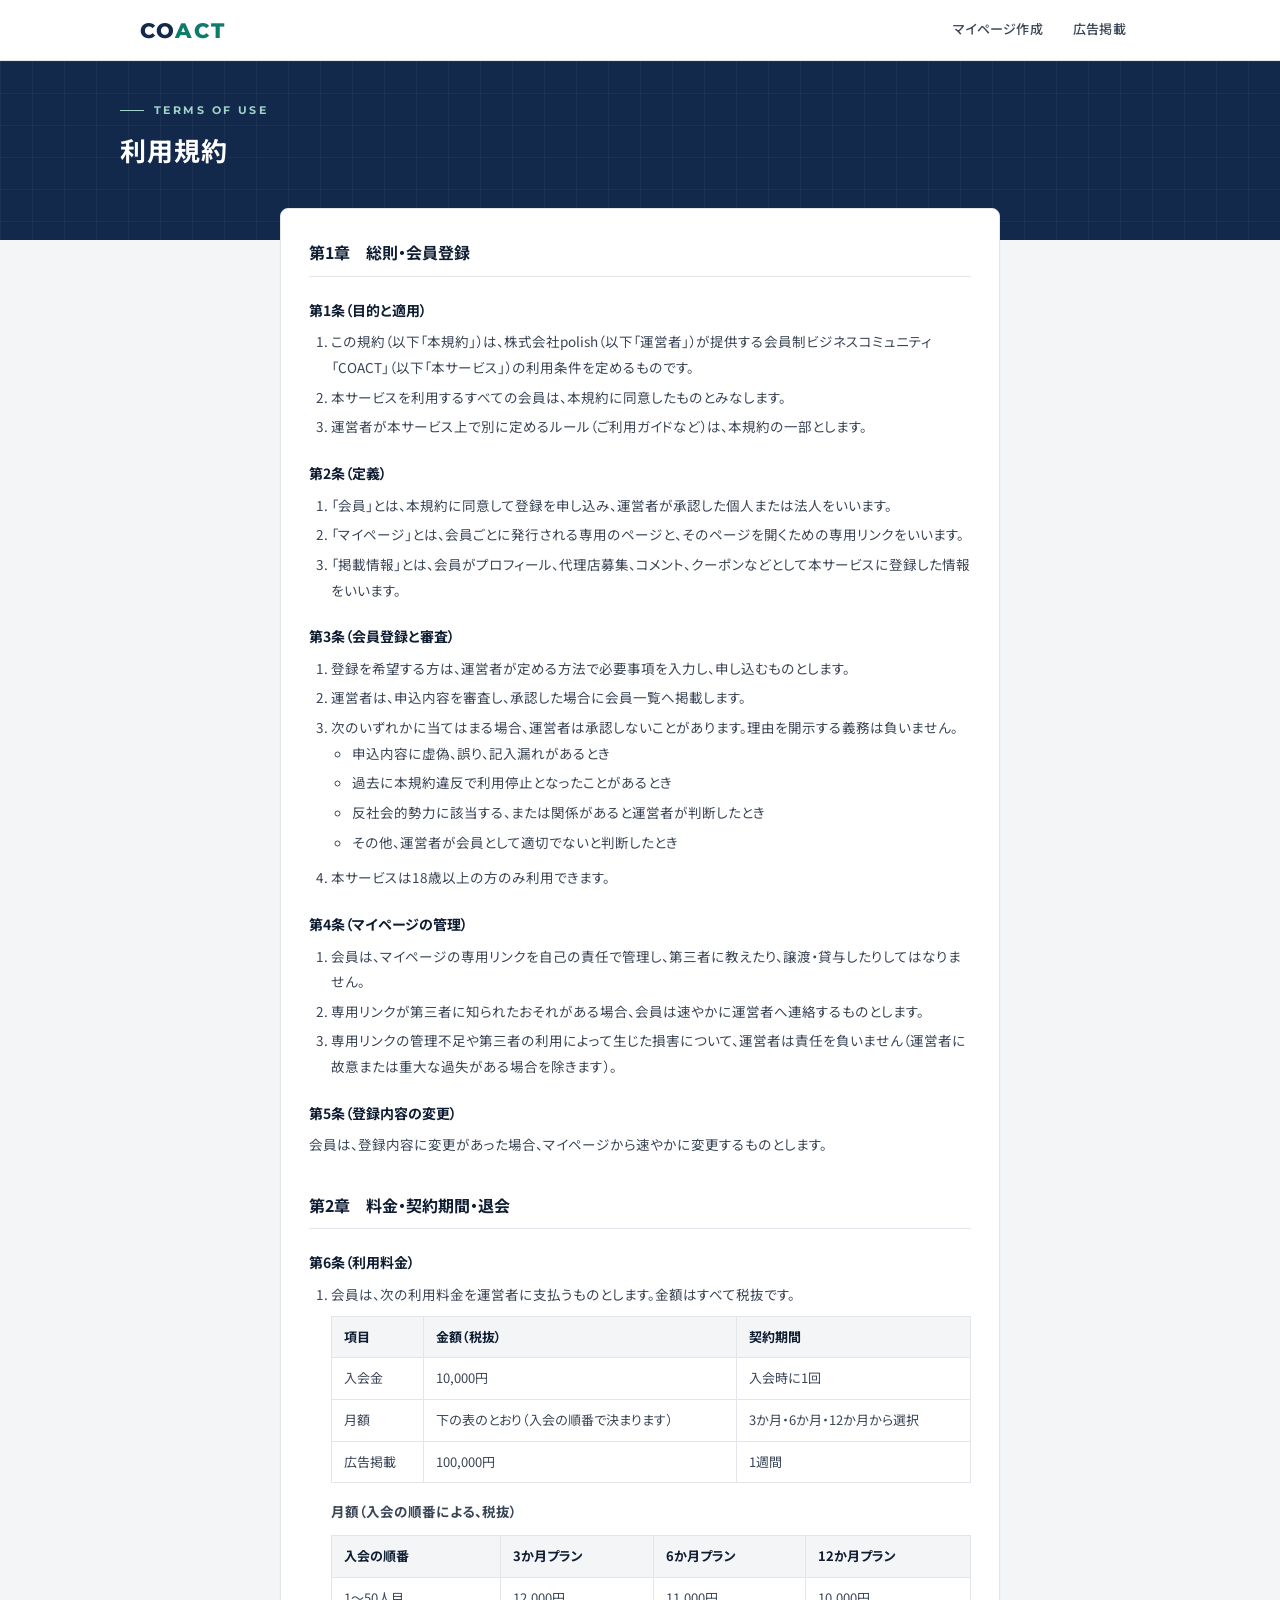
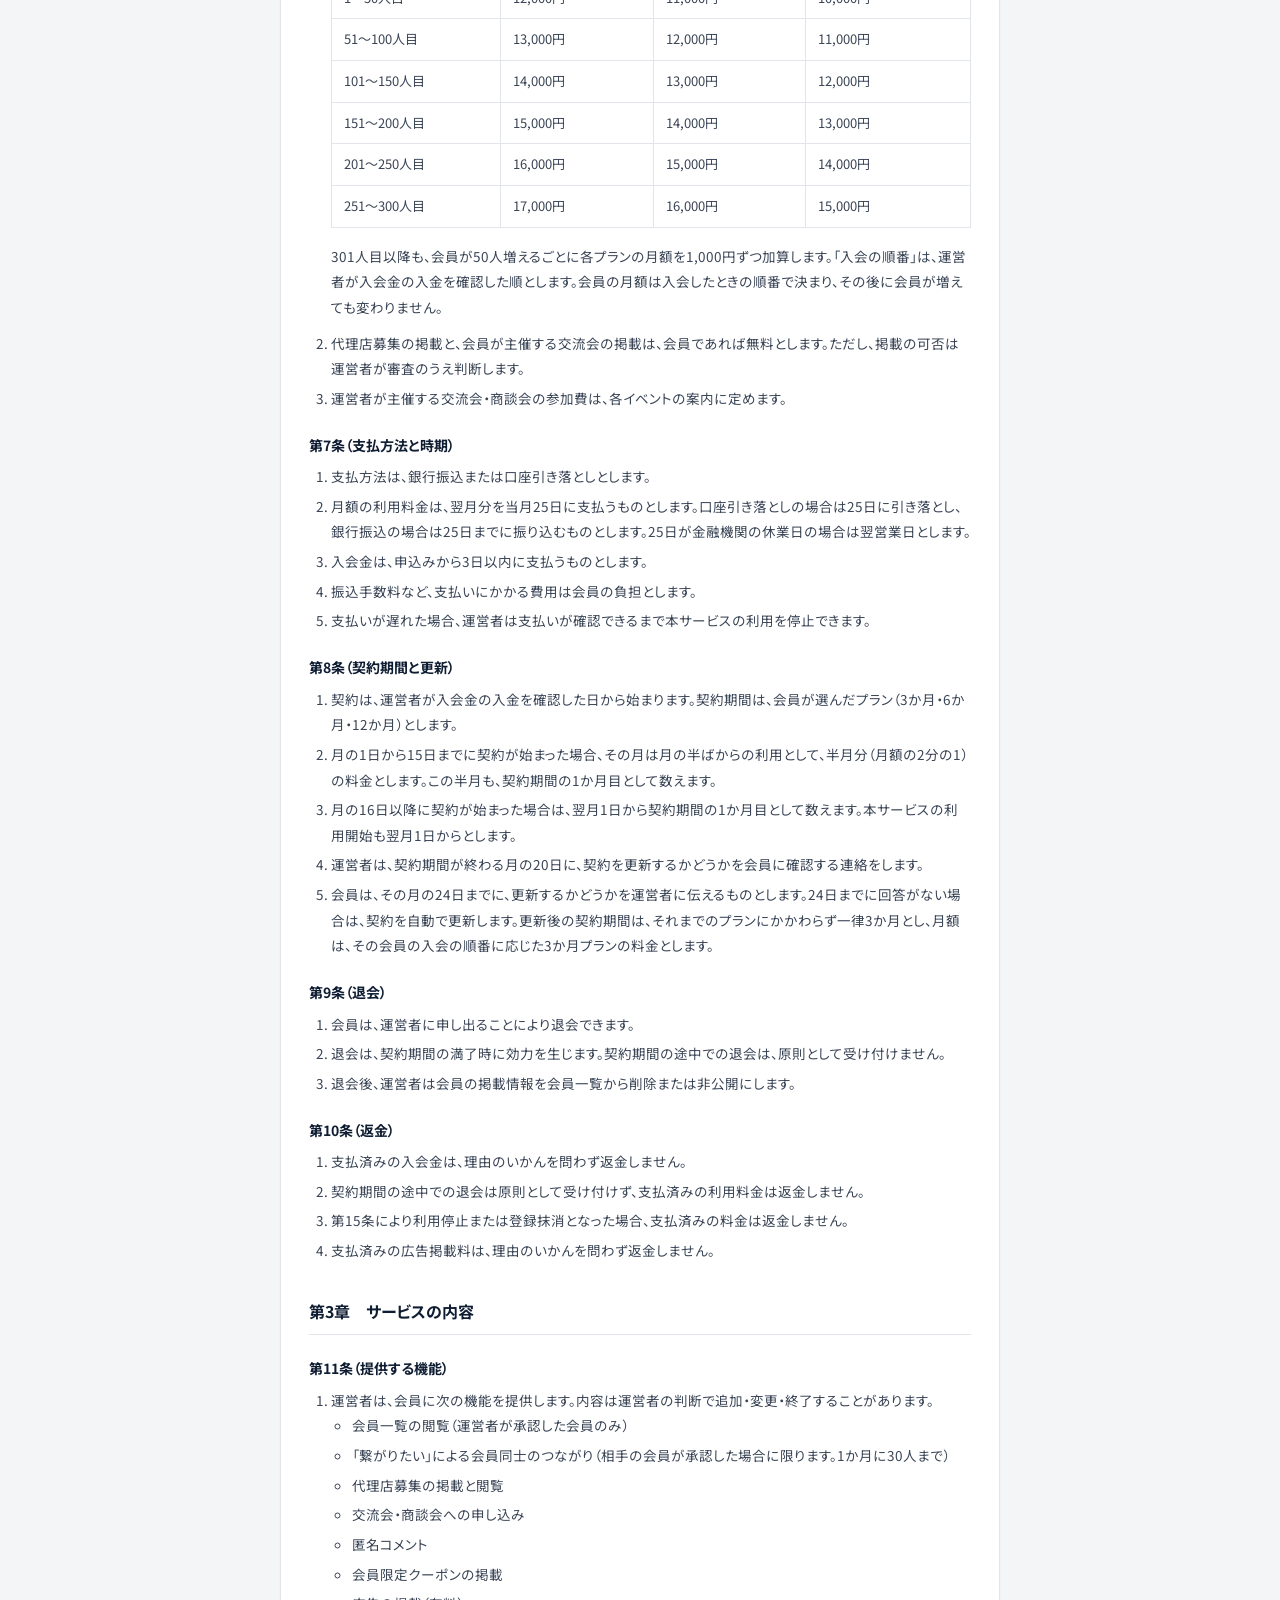
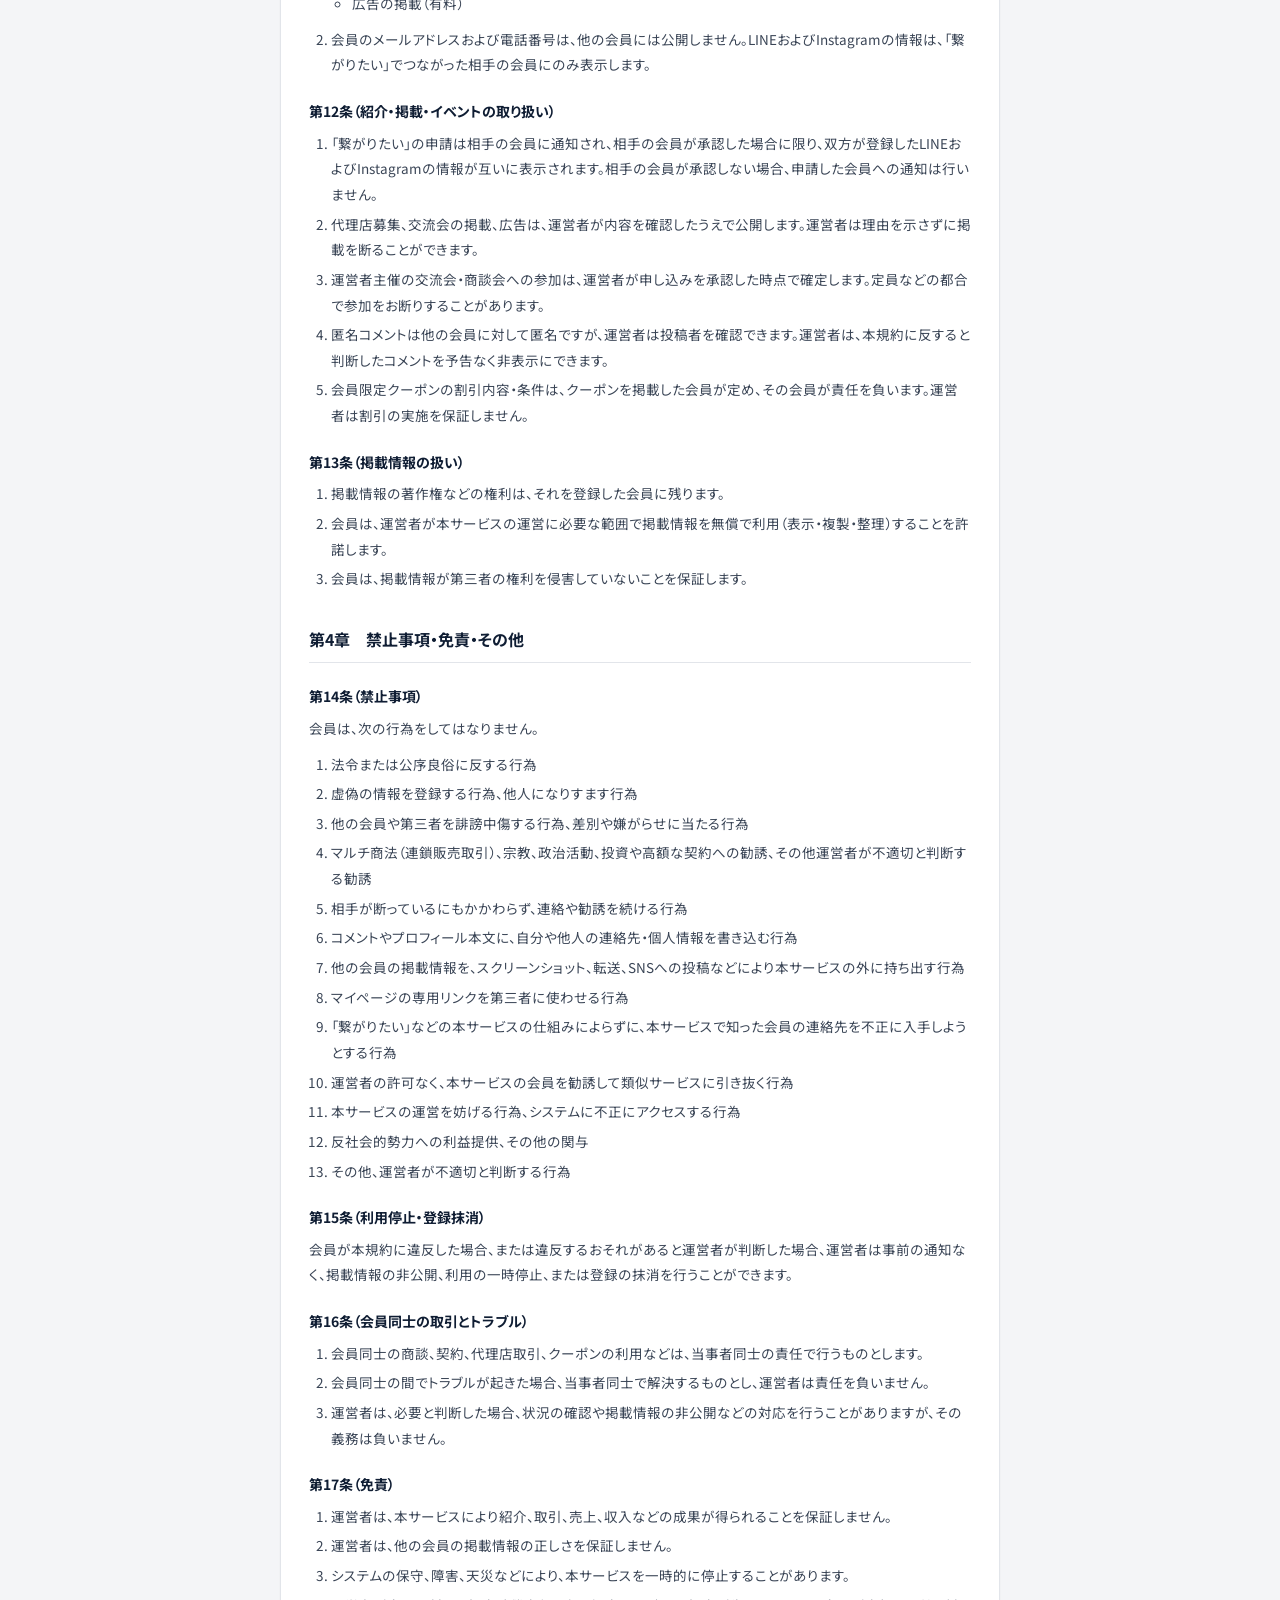
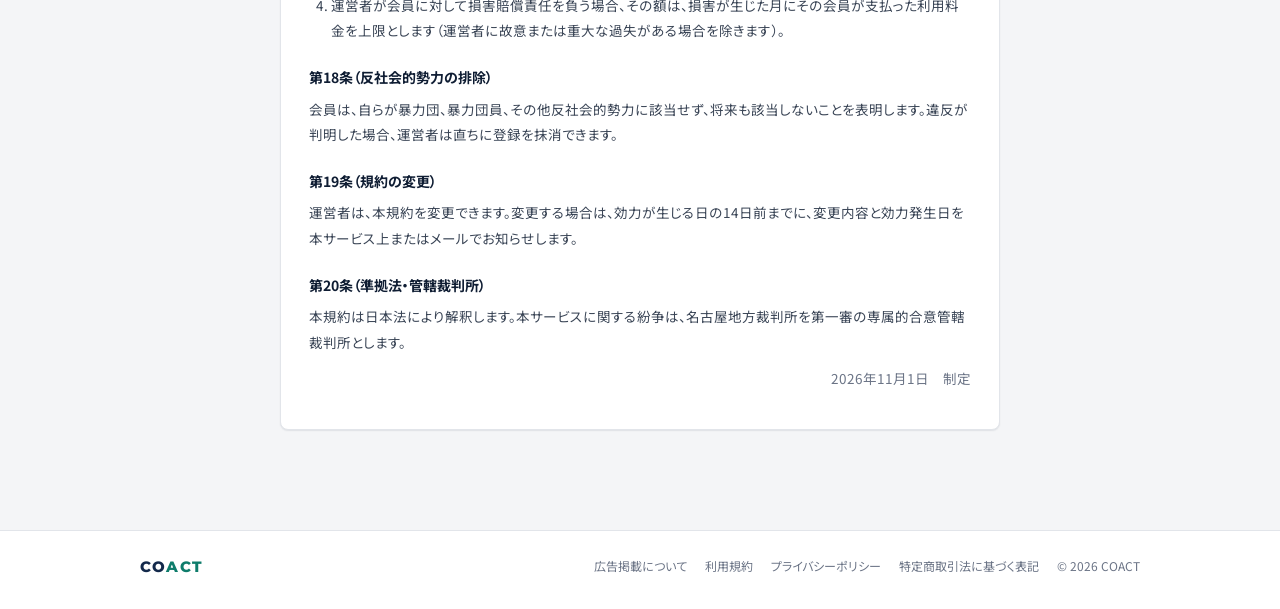
<file: terms.html>
<!DOCTYPE html>
<html lang="ja">
<head>
<meta charset="UTF-8">
<meta name="viewport" content="width=device-width, initial-scale=1.0">
<title>COACT | 利用規約</title>
<link rel="preconnect" href="https://fonts.googleapis.com">
<link href="https://fonts.googleapis.com/css2?family=Noto+Sans+JP:wght@400;500;700;900&family=Montserrat:wght@700;800&display=swap" rel="stylesheet">
<link rel="stylesheet" href="common.css">
<link rel="manifest" href="manifest.webmanifest">
<meta name="theme-color" content="#13294b">
<link rel="icon" href="icons/icon-192.png">
<link rel="apple-touch-icon" href="icons/apple-touch-icon.png">
<meta name="apple-mobile-web-app-capable" content="yes">
<meta name="mobile-web-app-capable" content="yes">
<meta name="apple-mobile-web-app-title" content="COACT">
</head>
<body>

<div class="page-hero"><div class="page-hero__inner">
  <div class="page-hero__kicker">TERMS OF USE</div>
  <div class="page-hero__title">利用規約</div>
</div></div>

<div class="container container--narrow">
<div class="panel legal">

<h2>第1章　総則・会員登録</h2>

<h3>第1条（目的と適用）</h3>
<ol>
  <li>この規約（以下「本規約」）は、株式会社polish（以下「運営者」）が提供する会員制ビジネスコミュニティ「COACT」（以下「本サービス」）の利用条件を定めるものです。</li>
  <li>本サービスを利用するすべての会員は、本規約に同意したものとみなします。</li>
  <li>運営者が本サービス上で別に定めるルール（ご利用ガイドなど）は、本規約の一部とします。</li>
</ol>

<h3>第2条（定義）</h3>
<ol>
  <li>「会員」とは、本規約に同意して登録を申し込み、運営者が承認した個人または法人をいいます。</li>
  <li>「マイページ」とは、会員ごとに発行される専用のページと、そのページを開くための専用リンクをいいます。</li>
  <li>「掲載情報」とは、会員がプロフィール、代理店募集、コメント、クーポンなどとして本サービスに登録した情報をいいます。</li>
</ol>

<h3>第3条（会員登録と審査）</h3>
<ol>
  <li>登録を希望する方は、運営者が定める方法で必要事項を入力し、申し込むものとします。</li>
  <li>運営者は、申込内容を審査し、承認した場合に会員一覧へ掲載します。</li>
  <li>次のいずれかに当てはまる場合、運営者は承認しないことがあります。理由を開示する義務は負いません。
    <ul>
      <li>申込内容に虚偽、誤り、記入漏れがあるとき</li>
      <li>過去に本規約違反で利用停止となったことがあるとき</li>
      <li>反社会的勢力に該当する、または関係があると運営者が判断したとき</li>
      <li>その他、運営者が会員として適切でないと判断したとき</li>
    </ul>
  </li>
  <li>本サービスは18歳以上の方のみ利用できます。</li>
</ol>

<h3>第4条（マイページの管理）</h3>
<ol>
  <li>会員は、マイページの専用リンクを自己の責任で管理し、第三者に教えたり、譲渡・貸与したりしてはなりません。</li>
  <li>専用リンクが第三者に知られたおそれがある場合、会員は速やかに運営者へ連絡するものとします。</li>
  <li>専用リンクの管理不足や第三者の利用によって生じた損害について、運営者は責任を負いません（運営者に故意または重大な過失がある場合を除きます）。</li>
</ol>

<h3>第5条（登録内容の変更）</h3>
<p>会員は、登録内容に変更があった場合、マイページから速やかに変更するものとします。</p>

<h2>第2章　料金・契約期間・退会</h2>

<h3>第6条（利用料金）</h3>
<ol>
  <li>会員は、次の利用料金を運営者に支払うものとします。金額はすべて税抜です。
    <table>
      <tr><th>項目</th><th>金額（税抜）</th><th>契約期間</th></tr>
      <tr><td>入会金</td><td>10,000円</td><td>入会時に1回</td></tr>
      <tr><td>月額</td><td>下の表のとおり（入会の順番で決まります）</td><td>3か月・6か月・12か月から選択</td></tr>
      <tr><td>広告掲載</td><td>100,000円</td><td>1週間</td></tr>
    </table>
    <p><b>月額（入会の順番による、税抜）</b></p>
    <table>
      <tr><th>入会の順番</th><th>3か月プラン</th><th>6か月プラン</th><th>12か月プラン</th></tr>
      <tr><td>1〜50人目</td><td>12,000円</td><td>11,000円</td><td>10,000円</td></tr>
      <tr><td>51〜100人目</td><td>13,000円</td><td>12,000円</td><td>11,000円</td></tr>
      <tr><td>101〜150人目</td><td>14,000円</td><td>13,000円</td><td>12,000円</td></tr>
      <tr><td>151〜200人目</td><td>15,000円</td><td>14,000円</td><td>13,000円</td></tr>
      <tr><td>201〜250人目</td><td>16,000円</td><td>15,000円</td><td>14,000円</td></tr>
      <tr><td>251〜300人目</td><td>17,000円</td><td>16,000円</td><td>15,000円</td></tr>
    </table>
    <p>301人目以降も、会員が50人増えるごとに各プランの月額を1,000円ずつ加算します。「入会の順番」は、運営者が入会金の入金を確認した順とします。会員の月額は入会したときの順番で決まり、その後に会員が増えても変わりません。</p>
  </li>
  <li>代理店募集の掲載と、会員が主催する交流会の掲載は、会員であれば無料とします。ただし、掲載の可否は運営者が審査のうえ判断します。</li>
  <li>運営者が主催する交流会・商談会の参加費は、各イベントの案内に定めます。</li>
</ol>

<h3>第7条（支払方法と時期）</h3>
<ol>
  <li>支払方法は、銀行振込または口座引き落としとします。</li>
  <li>月額の利用料金は、翌月分を当月25日に支払うものとします。口座引き落としの場合は25日に引き落とし、銀行振込の場合は25日までに振り込むものとします。25日が金融機関の休業日の場合は翌営業日とします。</li>
  <li>入会金は、申込みから3日以内に支払うものとします。</li>
  <li>振込手数料など、支払いにかかる費用は会員の負担とします。</li>
  <li>支払いが遅れた場合、運営者は支払いが確認できるまで本サービスの利用を停止できます。</li>
</ol>

<h3>第8条（契約期間と更新）</h3>
<ol>
  <li>契約は、運営者が入会金の入金を確認した日から始まります。契約期間は、会員が選んだプラン（3か月・6か月・12か月）とします。</li>
  <li>月の1日から15日までに契約が始まった場合、その月は月の半ばからの利用として、半月分（月額の2分の1）の料金とします。この半月も、契約期間の1か月目として数えます。</li>
  <li>月の16日以降に契約が始まった場合は、翌月1日から契約期間の1か月目として数えます。本サービスの利用開始も翌月1日からとします。</li>
  <li>運営者は、契約期間が終わる月の20日に、契約を更新するかどうかを会員に確認する連絡をします。</li>
  <li>会員は、その月の24日までに、更新するかどうかを運営者に伝えるものとします。24日までに回答がない場合は、契約を自動で更新します。更新後の契約期間は、それまでのプランにかかわらず一律3か月とし、月額は、その会員の入会の順番に応じた3か月プランの料金とします。</li>
</ol>

<h3>第9条（退会）</h3>
<ol>
  <li>会員は、運営者に申し出ることにより退会できます。</li>
  <li>退会は、契約期間の満了時に効力を生じます。契約期間の途中での退会は、原則として受け付けません。</li>
  <li>退会後、運営者は会員の掲載情報を会員一覧から削除または非公開にします。</li>
</ol>

<h3>第10条（返金）</h3>
<ol>
  <li>支払済みの入会金は、理由のいかんを問わず返金しません。</li>
  <li>契約期間の途中での退会は原則として受け付けず、支払済みの利用料金は返金しません。</li>
  <li>第15条により利用停止または登録抹消となった場合、支払済みの料金は返金しません。</li>
  <li>支払済みの広告掲載料は、理由のいかんを問わず返金しません。</li>
</ol>

<h2>第3章　サービスの内容</h2>

<h3>第11条（提供する機能）</h3>
<ol>
  <li>運営者は、会員に次の機能を提供します。内容は運営者の判断で追加・変更・終了することがあります。
    <ul>
      <li>会員一覧の閲覧（運営者が承認した会員のみ）</li>
      <li>「繋がりたい」による会員同士のつながり（相手の会員が承認した場合に限ります。1か月に30人まで）</li>
      <li>代理店募集の掲載と閲覧</li>
      <li>交流会・商談会への申し込み</li>
      <li>匿名コメント</li>
      <li>会員限定クーポンの掲載</li>
      <li>広告の掲載（有料）</li>
    </ul>
  </li>
  <li>会員のメールアドレスおよび電話番号は、他の会員には公開しません。LINEおよびInstagramの情報は、「繋がりたい」でつながった相手の会員にのみ表示します。</li>
</ol>

<h3>第12条（紹介・掲載・イベントの取り扱い）</h3>
<ol>
  <li>「繋がりたい」の申請は相手の会員に通知され、相手の会員が承認した場合に限り、双方が登録したLINEおよびInstagramの情報が互いに表示されます。相手の会員が承認しない場合、申請した会員への通知は行いません。</li>
  <li>代理店募集、交流会の掲載、広告は、運営者が内容を確認したうえで公開します。運営者は理由を示さずに掲載を断ることができます。</li>
  <li>運営者主催の交流会・商談会への参加は、運営者が申し込みを承認した時点で確定します。定員などの都合で参加をお断りすることがあります。</li>
  <li>匿名コメントは他の会員に対して匿名ですが、運営者は投稿者を確認できます。運営者は、本規約に反すると判断したコメントを予告なく非表示にできます。</li>
  <li>会員限定クーポンの割引内容・条件は、クーポンを掲載した会員が定め、その会員が責任を負います。運営者は割引の実施を保証しません。</li>
</ol>

<h3>第13条（掲載情報の扱い）</h3>
<ol>
  <li>掲載情報の著作権などの権利は、それを登録した会員に残ります。</li>
  <li>会員は、運営者が本サービスの運営に必要な範囲で掲載情報を無償で利用（表示・複製・整理）することを許諾します。</li>
  <li>会員は、掲載情報が第三者の権利を侵害していないことを保証します。</li>
</ol>

<h2>第4章　禁止事項・免責・その他</h2>

<h3>第14条（禁止事項）</h3>
<p>会員は、次の行為をしてはなりません。</p>
<ol>
  <li>法令または公序良俗に反する行為</li>
  <li>虚偽の情報を登録する行為、他人になりすます行為</li>
  <li>他の会員や第三者を誹謗中傷する行為、差別や嫌がらせに当たる行為</li>
  <li>マルチ商法（連鎖販売取引）、宗教、政治活動、投資や高額な契約への勧誘、その他運営者が不適切と判断する勧誘</li>
  <li>相手が断っているにもかかわらず、連絡や勧誘を続ける行為</li>
  <li>コメントやプロフィール本文に、自分や他人の連絡先・個人情報を書き込む行為</li>
  <li>他の会員の掲載情報を、スクリーンショット、転送、SNSへの投稿などにより本サービスの外に持ち出す行為</li>
  <li>マイページの専用リンクを第三者に使わせる行為</li>
  <li>「繋がりたい」などの本サービスの仕組みによらずに、本サービスで知った会員の連絡先を不正に入手しようとする行為</li>
  <li>運営者の許可なく、本サービスの会員を勧誘して類似サービスに引き抜く行為</li>
  <li>本サービスの運営を妨げる行為、システムに不正にアクセスする行為</li>
  <li>反社会的勢力への利益提供、その他の関与</li>
  <li>その他、運営者が不適切と判断する行為</li>
</ol>

<h3>第15条（利用停止・登録抹消）</h3>
<p>会員が本規約に違反した場合、または違反するおそれがあると運営者が判断した場合、運営者は事前の通知なく、掲載情報の非公開、利用の一時停止、または登録の抹消を行うことができます。</p>

<h3>第16条（会員同士の取引とトラブル）</h3>
<ol>
  <li>会員同士の商談、契約、代理店取引、クーポンの利用などは、当事者同士の責任で行うものとします。</li>
  <li>会員同士の間でトラブルが起きた場合、当事者同士で解決するものとし、運営者は責任を負いません。</li>
  <li>運営者は、必要と判断した場合、状況の確認や掲載情報の非公開などの対応を行うことがありますが、その義務は負いません。</li>
</ol>

<h3>第17条（免責）</h3>
<ol>
  <li>運営者は、本サービスにより紹介、取引、売上、収入などの成果が得られることを保証しません。</li>
  <li>運営者は、他の会員の掲載情報の正しさを保証しません。</li>
  <li>システムの保守、障害、天災などにより、本サービスを一時的に停止することがあります。</li>
  <li>運営者が会員に対して損害賠償責任を負う場合、その額は、損害が生じた月にその会員が支払った利用料金を上限とします（運営者に故意または重大な過失がある場合を除きます）。</li>
</ol>

<h3>第18条（反社会的勢力の排除）</h3>
<p>会員は、自らが暴力団、暴力団員、その他反社会的勢力に該当せず、将来も該当しないことを表明します。違反が判明した場合、運営者は直ちに登録を抹消できます。</p>

<h3>第19条（規約の変更）</h3>
<p>運営者は、本規約を変更できます。変更する場合は、効力が生じる日の14日前までに、変更内容と効力発生日を本サービス上またはメールでお知らせします。</p>

<h3>第20条（準拠法・管轄裁判所）</h3>
<p>本規約は日本法により解釈します。本サービスに関する紛争は、名古屋地方裁判所を第一審の専属的合意管轄裁判所とします。</p>

<p class="legal__date">2026年11月1日　制定</p>

</div>
</div>

<script src="common.js"></script>
<script>renderHeader("");</script>
</body>
</html>
</file>
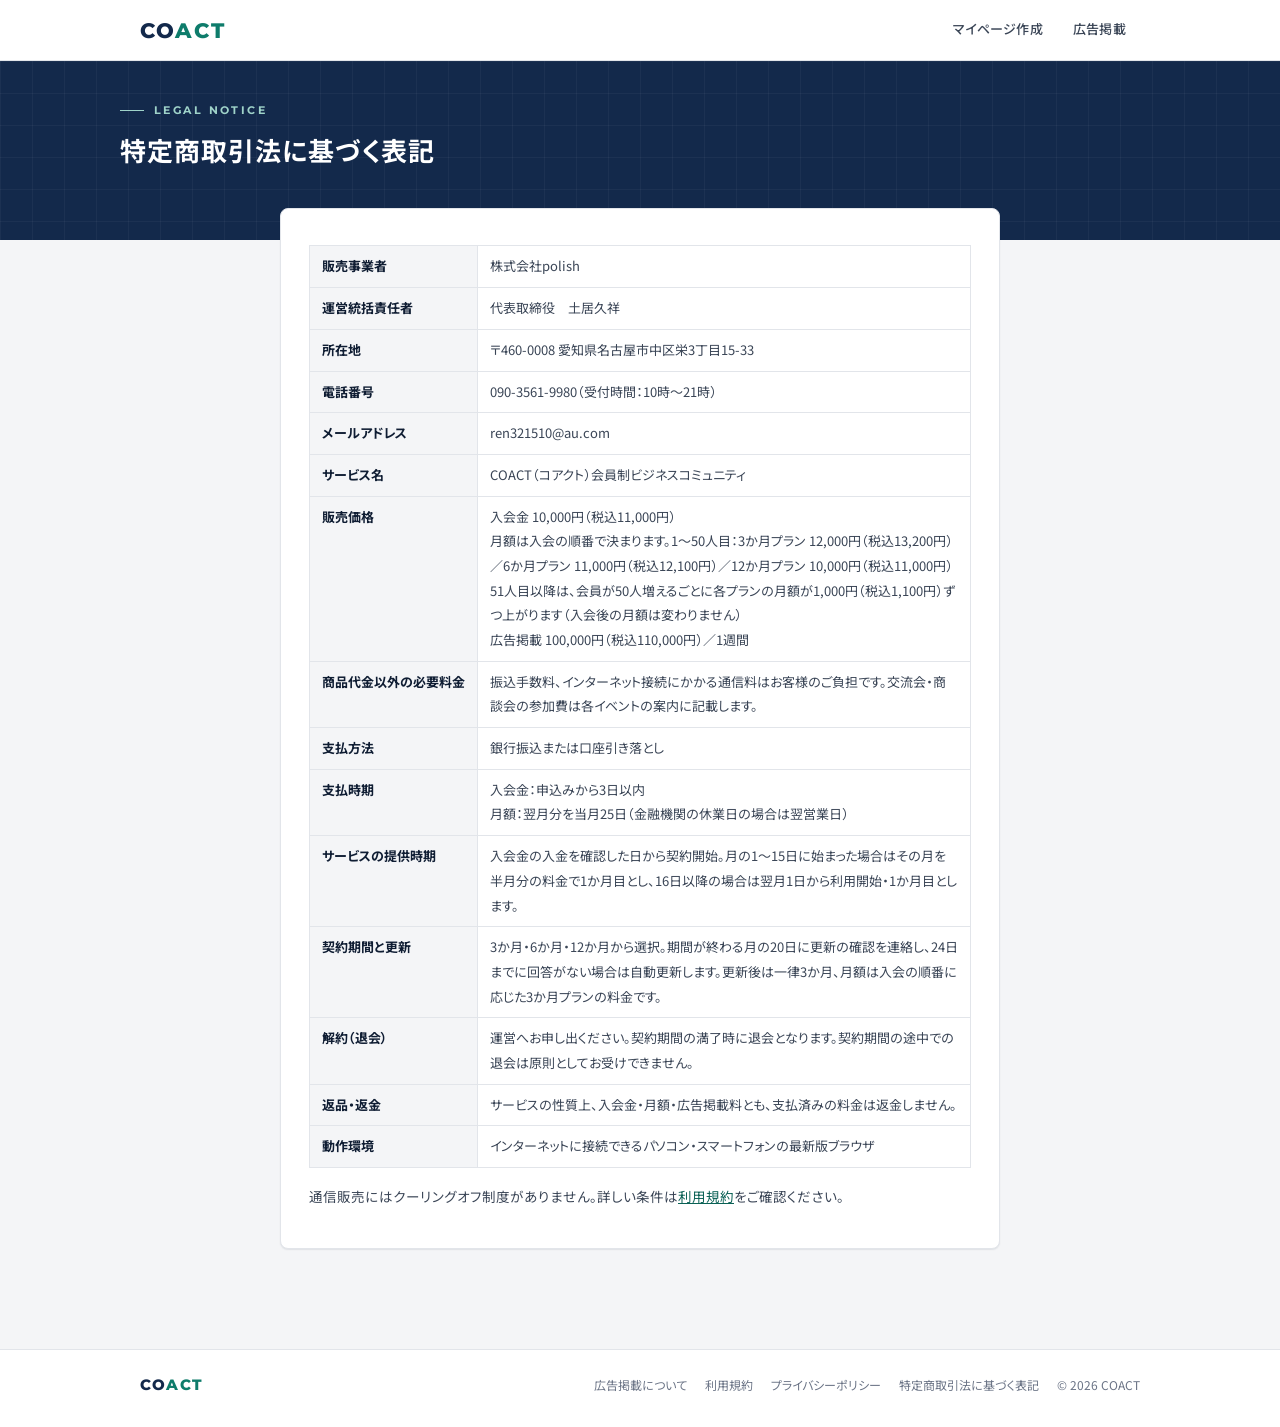
<file: tokushoho.html>
<!DOCTYPE html>
<html lang="ja">
<head>
<meta charset="UTF-8">
<meta name="viewport" content="width=device-width, initial-scale=1.0">
<title>COACT | 特定商取引法に基づく表記</title>
<link rel="preconnect" href="https://fonts.googleapis.com">
<link href="https://fonts.googleapis.com/css2?family=Noto+Sans+JP:wght@400;500;700;900&family=Montserrat:wght@700;800&display=swap" rel="stylesheet">
<link rel="stylesheet" href="common.css">
<link rel="manifest" href="manifest.webmanifest">
<meta name="theme-color" content="#13294b">
<link rel="icon" href="icons/icon-192.png">
<link rel="apple-touch-icon" href="icons/apple-touch-icon.png">
<meta name="apple-mobile-web-app-capable" content="yes">
<meta name="mobile-web-app-capable" content="yes">
<meta name="apple-mobile-web-app-title" content="COACT">
</head>
<body>

<div class="page-hero"><div class="page-hero__inner">
  <div class="page-hero__kicker">LEGAL NOTICE</div>
  <div class="page-hero__title">特定商取引法に基づく表記</div>
</div></div>

<div class="container container--narrow">
<div class="panel legal">

<table>
  <tr><th>販売事業者</th><td>株式会社polish</td></tr>
  <tr><th>運営統括責任者</th><td>代表取締役　土居久祥</td></tr>
  <tr><th>所在地</th><td>〒460-0008 愛知県名古屋市中区栄3丁目15-33</td></tr>
  <tr><th>電話番号</th><td>090-3561-9980（受付時間：10時〜21時）</td></tr>
  <tr><th>メールアドレス</th><td>ren321510@au.com</td></tr>
  <tr><th>サービス名</th><td>COACT（コアクト）会員制ビジネスコミュニティ</td></tr>
  <tr><th>販売価格</th><td>
    入会金 10,000円（税込11,000円）<br>
    月額は入会の順番で決まります。1〜50人目：3か月プラン 12,000円（税込13,200円）／6か月プラン 11,000円（税込12,100円）／12か月プラン 10,000円（税込11,000円）<br>
    51人目以降は、会員が50人増えるごとに各プランの月額が1,000円（税込1,100円）ずつ上がります（入会後の月額は変わりません）<br>
    広告掲載 100,000円（税込110,000円）／1週間
  </td></tr>
  <tr><th>商品代金以外の必要料金</th><td>振込手数料、インターネット接続にかかる通信料はお客様のご負担です。交流会・商談会の参加費は各イベントの案内に記載します。</td></tr>
  <tr><th>支払方法</th><td>銀行振込または口座引き落とし</td></tr>
  <tr><th>支払時期</th><td>入会金：申込みから3日以内<br>月額：翌月分を当月25日（金融機関の休業日の場合は翌営業日）</td></tr>
  <tr><th>サービスの提供時期</th><td>入会金の入金を確認した日から契約開始。月の1〜15日に始まった場合はその月を半月分の料金で1か月目とし、16日以降の場合は翌月1日から利用開始・1か月目とします。</td></tr>
  <tr><th>契約期間と更新</th><td>3か月・6か月・12か月から選択。期間が終わる月の20日に更新の確認を連絡し、24日までに回答がない場合は自動更新します。更新後は一律3か月、月額は入会の順番に応じた3か月プランの料金です。</td></tr>
  <tr><th>解約（退会）</th><td>運営へお申し出ください。契約期間の満了時に退会となります。契約期間の途中での退会は原則としてお受けできません。</td></tr>
  <tr><th>返品・返金</th><td>サービスの性質上、入会金・月額・広告掲載料とも、支払済みの料金は返金しません。</td></tr>
  <tr><th>動作環境</th><td>インターネットに接続できるパソコン・スマートフォンの最新版ブラウザ</td></tr>
</table>

<p>通信販売にはクーリングオフ制度がありません。詳しい条件は<a href="terms.html">利用規約</a>をご確認ください。</p>

</div>
</div>

<script src="common.js"></script>
<script>renderHeader("");</script>
</body>
</html>
</file>
<file: common.css>
/* COACT 共通スタイル（全ページ共通） */
* { margin: 0; padding: 0; box-sizing: border-box; }
:root {
  --bg: #f4f5f7;
  --surface: #ffffff;
  --ink: #0f1d33;
  --ink-soft: #3a4556;
  --muted: #6b7486;
  --line: #e2e5ea;
  --line-strong: #cfd4dc;
  --primary: #13294b;
  --primary-deep: #0a1a33;
  --primary-soft: #eef1f6;
  --accent: #0e7c6b;
  --accent-deep: #0a6155;
  --accent-soft: #e8f3f1;
  --warn-soft: #fbf5e6;
  --warn: #8a6a12;
  --danger: #b3261e;
  --radius: 8px;
  --radius-sm: 6px;
  --shadow: 0 1px 2px rgba(15,29,51,.06), 0 1px 1px rgba(15,29,51,.03);
}
html { -webkit-text-size-adjust: 100%; }
body {
  font-family: "Noto Sans JP", sans-serif;
  background: var(--bg);
  color: var(--ink-soft);
  line-height: 1.8;
  font-size: 15px;
  -webkit-font-smoothing: antialiased;
  font-feature-settings: "palt";
}
a { color: var(--accent-deep); }
img { max-width: 100%; display: block; }
[hidden] { display: none !important; }
.icon { width: 1em; height: 1em; flex-shrink: 0; vertical-align: -0.125em; }

/* ---- ヘッダー ---- */
.header { background: var(--surface); border-bottom: 1px solid var(--line); position: sticky; top: 0; z-index: 20; }
.header__inner { max-width: 1040px; margin: 0 auto; padding: 0 20px; height: 60px; display: flex; align-items: center; gap: 24px; }
.logo { font-family: "Montserrat", sans-serif; font-weight: 800; font-size: 21px; letter-spacing: .08em; text-decoration: none; color: var(--primary); line-height: 1; }
.logo span { color: var(--accent); }
.nav { display: flex; gap: 2px; overflow-x: auto; margin-left: auto; height: 100%; scrollbar-width: none; }
.nav::-webkit-scrollbar { display: none; }
.nav a { display: flex; align-items: center; white-space: nowrap; font-size: 13px; font-weight: 500; color: var(--ink-soft); text-decoration: none; padding: 0 14px; border-bottom: 2px solid transparent; letter-spacing: .02em; }
.nav a:hover { color: var(--primary); }
.nav a.active { color: var(--primary); font-weight: 700; border-bottom-color: var(--primary); }
@media (max-width: 680px) {
  .header__inner { flex-wrap: wrap; height: auto; padding: 12px 16px 0; gap: 4px; }
  .nav { margin-left: -14px; width: calc(100% + 28px); height: 40px; }
}

.demo-banner { background: var(--warn-soft); color: var(--warn); font-size: 12px; font-weight: 500; text-align: center; padding: 6px 16px; border-bottom: 1px solid #efe3bf; }

/* ---- ページタイトル ---- */
.page-hero {
  background-color: var(--primary);
  background-image:
    linear-gradient(rgba(255,255,255,.04) 1px, transparent 1px),
    linear-gradient(90deg, rgba(255,255,255,.04) 1px, transparent 1px);
  background-size: 32px 32px;
  color: #fff;
  padding: 40px 20px 64px;
}
.page-hero__inner { max-width: 1040px; margin: 0 auto; }
.page-hero__kicker { display: flex; align-items: center; gap: 10px; font-family: "Montserrat", sans-serif; font-size: 11px; font-weight: 700; letter-spacing: .22em; color: #9fd3c9; margin-bottom: 10px; }
.page-hero__kicker::before { content: ""; width: 24px; height: 1px; background: currentColor; }
.page-hero__title { font-size: 26px; font-weight: 700; line-height: 1.45; letter-spacing: .04em; margin-bottom: 8px; }
.page-hero__lead { font-size: 13.5px; color: rgba(255,255,255,.78); max-width: 640px; }

.container { max-width: 1040px; margin: -32px auto 0; padding: 0 20px 80px; position: relative; }
.container--narrow { max-width: 760px; }
@media (max-width: 680px) { .container { padding: 0 16px 64px; } .page-hero { padding: 32px 16px 56px; } .page-hero__title { font-size: 22px; } }

.screen { display: none; }
.screen.active { display: block; }

/* ---- カード・パネル ---- */
.panel { background: var(--surface); border: 1px solid var(--line); border-radius: var(--radius); padding: 28px; box-shadow: var(--shadow); margin-bottom: 20px; }
@media (max-width: 680px) { .panel { padding: 22px 18px; } }
.panel__title { font-size: 17px; font-weight: 700; color: var(--ink); margin-bottom: 4px; letter-spacing: .03em; }
.panel__lead { font-size: 13px; color: var(--muted); margin-bottom: 20px; }

.state-card { background: var(--surface); border: 1px solid var(--line); border-radius: var(--radius); padding: 48px 24px; text-align: center; box-shadow: var(--shadow); }
.state-card__icon { width: 44px; height: 44px; margin: 0 auto 14px; border-radius: 50%; background: var(--primary-soft); color: var(--primary); display: flex; align-items: center; justify-content: center; font-size: 20px; }
.state-card__icon--done { background: var(--accent-soft); color: var(--accent); }
.state-card__title { font-size: 17px; font-weight: 700; color: var(--ink); margin-bottom: 6px; }
.state-card__body { font-size: 13.5px; }
.spinner { width: 28px; height: 28px; margin: 0 auto 14px; border: 2.5px solid var(--line); border-top-color: var(--primary); border-radius: 50%; animation: spin .8s linear infinite; }
@keyframes spin { to { transform: rotate(360deg); } }

/* ---- フォーム ---- */
.form-section { margin-bottom: 32px; }
.form-section__title { display: flex; align-items: center; gap: 10px; font-size: 13px; font-weight: 700; color: var(--primary); letter-spacing: .06em; padding-bottom: 10px; border-bottom: 1px solid var(--line); margin-bottom: 18px; }
.form-section__num { font-family: "Montserrat", sans-serif; font-size: 12px; color: var(--accent); }
.field { margin-bottom: 18px; }
.field-label { display: block; font-size: 13.5px; font-weight: 700; color: var(--ink); margin-bottom: 6px; }
.req, .opt { display: inline-block; font-size: 10.5px; font-weight: 500; border-radius: 3px; padding: 0 6px; margin-left: 8px; vertical-align: 1px; line-height: 1.7; }
.req { background: var(--primary); color: #fff; }
.opt { border: 1px solid var(--line-strong); color: var(--muted); }
.field-help { font-size: 12px; color: var(--muted); margin-top: 5px; }
input[type=text], input[type=email], input[type=tel], input[type=url], input[type=password], input[type=number], select, textarea {
  width: 100%; font: inherit; font-size: 16px; color: var(--ink);
  background: var(--surface); border: 1px solid var(--line-strong); border-radius: var(--radius-sm); padding: 10px 12px;
}
textarea { min-height: 100px; resize: vertical; line-height: 1.7; }
input::placeholder, textarea::placeholder { color: #a3aab6; }
input:focus, select:focus, textarea:focus { outline: none; border-color: var(--primary); box-shadow: 0 0 0 3px rgba(19,41,75,.12); }

.image-field { display: flex; align-items: center; gap: 14px; }
.image-field__preview { width: 72px; height: 72px; border-radius: var(--radius-sm); background: var(--bg); border: 1px dashed var(--line-strong); display: flex; align-items: center; justify-content: center; overflow: hidden; color: var(--muted); font-size: 22px; flex-shrink: 0; }
.image-field__preview img { width: 100%; height: 100%; object-fit: cover; }
.image-field__actions { display: flex; gap: 8px; flex-wrap: wrap; }
.image-field--large { align-items: flex-end; }
.image-field--large .image-field__preview { width: 160px; height: 120px; font-size: 28px; }
@media (max-width: 480px) { .image-field--large { flex-direction: column; align-items: flex-start; } .image-field--large .image-field__preview { width: 100%; height: auto; aspect-ratio: 4 / 3; } }

/* ---- ボタン ---- */
.btn { display: inline-flex; align-items: center; justify-content: center; gap: 8px; font: inherit; font-size: 14.5px; font-weight: 700; letter-spacing: .04em; border: 1px solid transparent; border-radius: var(--radius-sm); padding: 12px 24px; cursor: pointer; text-decoration: none; transition: background .15s, border-color .15s, color .15s; }
.btn:disabled { opacity: .5; cursor: default; }
.btn--primary { background: var(--primary); color: #fff; }
.btn--primary:hover { background: var(--primary-deep); }
.btn--accent { background: var(--accent); color: #fff; }
.btn--accent:hover { background: var(--accent-deep); }
.btn--ghost { background: var(--surface); color: var(--ink-soft); border-color: var(--line-strong); }
.btn--ghost:hover { border-color: var(--primary); color: var(--primary); }
.btn--small { font-size: 13px; padding: 8px 14px; letter-spacing: .02em; }
.btn--block { width: 100%; }
.btn-row { display: flex; gap: 10px; flex-wrap: wrap; }
.btn-row .btn { flex: 1; min-width: 140px; }

/* ---- タブ・絞り込み ---- */
.chips { display: flex; gap: 6px; overflow-x: auto; padding-bottom: 4px; margin-bottom: 16px; scrollbar-width: thin; }
.chip { white-space: nowrap; font: inherit; font-size: 13px; font-weight: 500; color: var(--ink-soft); background: var(--surface); border: 1px solid var(--line-strong); border-radius: var(--radius-sm); padding: 6px 12px; cursor: pointer; }
.chip:hover { border-color: var(--primary); }
.chip.active { background: var(--primary); border-color: var(--primary); color: #fff; }
.chip__count { font-family: "Montserrat", sans-serif; font-size: 11px; opacity: .65; margin-left: 6px; }
.tabs { display: flex; gap: 0; background: var(--surface); border: 1px solid var(--line); border-radius: var(--radius); margin-bottom: 20px; overflow-x: auto; box-shadow: var(--shadow); }
.tab { flex: 1; white-space: nowrap; font: inherit; font-size: 13.5px; font-weight: 500; color: var(--muted); background: none; border: none; border-bottom: 2px solid transparent; padding: 14px 16px; cursor: pointer; }
.tab:hover { color: var(--primary); }
.tab.active { color: var(--primary); font-weight: 700; border-bottom-color: var(--primary); }

.filters { display: grid; grid-template-columns: 1fr 1.6fr; gap: 10px; margin-bottom: 12px; }
@media (max-width: 680px) { .filters { grid-template-columns: 1fr; } }

/* ---- バッジ ---- */
.badge { display: inline-flex; align-items: center; gap: 4px; font-size: 11.5px; font-weight: 500; border-radius: 3px; padding: 1px 8px; background: var(--primary-soft); color: var(--primary); line-height: 1.7; }
.badge--accent { background: var(--accent-soft); color: var(--accent-deep); }
.badge--gray { background: transparent; color: var(--muted); padding-left: 0; }
.badge--warn { background: var(--warn-soft); color: var(--warn); }
.badge--outline { background: transparent; border: 1px solid var(--line-strong); color: var(--ink-soft); }

/* ---- 会員カード ---- */
.grid { display: grid; grid-template-columns: repeat(auto-fill, minmax(min(300px, 100%), 1fr)); gap: 16px; }
.mcard { min-width: 0; }
.mcard { background: var(--surface); border: 1px solid var(--line); border-radius: var(--radius); overflow: hidden; box-shadow: var(--shadow); display: flex; flex-direction: column; transition: border-color .15s; }
.mcard:hover { border-color: var(--line-strong); }
.mcard__photo { aspect-ratio: 4 / 3; background: linear-gradient(160deg, #eef1f6 0%, #dde3ec 100%); display: flex; align-items: center; justify-content: center; overflow: hidden; border-bottom: 1px solid var(--line); }
.mcard__photo img { width: 100%; height: 100%; object-fit: cover; }
.mcard__initial { width: 88px; height: 88px; border-radius: 50%; background: var(--surface); color: var(--primary); display: flex; align-items: center; justify-content: center; font-size: 34px; font-weight: 700; box-shadow: var(--shadow); }
.mcard__head { padding: 16px 20px 12px; }
.clamp-2, .clamp-3 { display: -webkit-box; -webkit-box-orient: vertical; overflow: hidden; }
.clamp-2 { -webkit-line-clamp: 2; }
.clamp-3 { -webkit-line-clamp: 3; }
.mcard__name { font-size: 16.5px; font-weight: 700; color: var(--ink); line-height: 1.4; letter-spacing: .03em; }
.mcard__org { font-size: 12.5px; color: var(--muted); line-height: 1.5; }
.mcard__tags { display: flex; flex-wrap: wrap; gap: 6px; padding: 0 20px; }
.mcard__tagline { font-size: 13.5px; color: var(--ink); padding: 14px 20px 0; margin: 0; border: none; }
.mcard__tagline::before { content: ""; display: block; width: 20px; height: 2px; background: var(--accent); margin-bottom: 8px; }
.mcard__coupon { margin: 14px 20px 0; padding: 12px 14px; border: 1px dashed var(--accent); border-radius: var(--radius-sm); background: var(--accent-soft); }
.mcard__coupon-label { display: flex; align-items: center; gap: 6px; font-size: 11px; font-weight: 700; color: var(--accent-deep); letter-spacing: .06em; }
.mcard__coupon-label svg { width: 14px; height: 14px; }
.mcard__coupon-code { font-family: "Montserrat", monospace; font-size: 17px; font-weight: 700; color: var(--ink); letter-spacing: .08em; margin-top: 4px; word-break: break-all; user-select: all; }
.mcard__coupon-text { font-size: 12.5px; color: var(--ink-soft); margin-top: 4px; white-space: pre-wrap; word-break: break-word; }
.badge--coupon { background: transparent; border: 1px dashed var(--accent); color: var(--accent-deep); }
.mcard__body { padding: 14px 20px 0; }
.mcard__details { display: none; }
.mcard.open .mcard__details { display: block; }
.mcard.open .mcard__summary { display: none; }
.mcard__details { border-top: 1px solid var(--line); padding-top: 14px; margin-bottom: 4px; }
.mcard__text--empty { color: #a3aab6; }
.mcard__row { margin-bottom: 12px; }
.mcard__label { font-size: 11px; font-weight: 700; color: var(--muted); letter-spacing: .06em; margin-bottom: 1px; }
.mcard__text { font-size: 13.5px; white-space: pre-wrap; word-break: break-word; }
.mcard__foot { margin-top: auto; padding: 14px 20px 18px; display: flex; gap: 8px; flex-wrap: wrap; border-top: 1px solid var(--line); }
.mcard__foot .btn { flex: 1 1 auto; white-space: nowrap; }
.mcard__body + .mcard__foot { margin-top: auto; }
.link-btn { display: inline-flex; align-items: center; gap: 4px; font: inherit; font-size: 12.5px; font-weight: 700; color: var(--primary); background: none; border: none; cursor: pointer; padding: 0 0 12px; }

/* ---- 広告カード ---- */
.adcard { background: var(--surface); border: 1px solid var(--line); border-radius: var(--radius); overflow: hidden; position: relative; display: flex; flex-direction: column; box-shadow: var(--shadow); }
.adcard__badge { position: absolute; top: 12px; right: 12px; font-family: "Montserrat", sans-serif; font-size: 10px; font-weight: 700; letter-spacing: .12em; color: var(--muted); border: 1px solid var(--line-strong); background: var(--surface); border-radius: 3px; padding: 0 6px; }
.adcard__img { width: 100%; aspect-ratio: 16 / 9; object-fit: cover; background: var(--bg); }
.adcard__body { padding: 20px; }
.adcard__advertiser { font-size: 11.5px; font-weight: 500; color: var(--muted); margin-bottom: 4px; }
.adcard__title { font-size: 16px; font-weight: 700; color: var(--ink); margin-bottom: 6px; line-height: 1.55; padding-right: 32px; }
.adcard__text { font-size: 13px; white-space: pre-wrap; margin-bottom: 14px; }
.adbanner { margin-bottom: 20px; }
.adbanner .adcard { flex-direction: row; }
.adbanner .adcard__img { width: 34%; aspect-ratio: auto; }
.adbanner .adcard__body { display: flex; flex-direction: column; justify-content: center; align-items: flex-start; }
@media (max-width: 680px) { .adbanner .adcard { flex-direction: column; } .adbanner .adcard__img { width: 100%; aspect-ratio: 16/9; } }

/* ---- コメント ---- */
.comments { border-top: 1px solid var(--line); background: #fafbfc; padding: 14px 20px 16px; display: none; }
.comments.open { display: block; }
.comment { border-left: 2px solid var(--line-strong); padding: 2px 0 2px 12px; margin-bottom: 12px; }
.comment__meta { font-size: 11px; color: var(--muted); }
.comment__body { font-size: 13.5px; white-space: pre-wrap; word-break: break-word; color: var(--ink); }
.comment--mine { border-left-color: var(--accent); }
.comments__empty { font-size: 12.5px; color: var(--muted); margin-bottom: 10px; }
.comments__form textarea { min-height: 64px; font-size: 14px; }
.comments__form .btn { margin-top: 8px; }
.comments__note { font-size: 11px; color: var(--muted); margin-top: 6px; }

/* ---- モーダル ---- */
.modal { position: fixed; inset: 0; background: rgba(10,26,51,.55); display: none; align-items: center; justify-content: center; padding: 16px; z-index: 50; }
.modal.open { display: flex; }
.modal__box { background: var(--surface); border-radius: var(--radius); padding: 28px 24px; width: 100%; max-width: 480px; max-height: 90vh; overflow-y: auto; box-shadow: 0 20px 48px rgba(10,26,51,.25); }
.modal__title { font-size: 17px; font-weight: 700; color: var(--ink); margin-bottom: 6px; }
.modal__lead { font-size: 13px; color: var(--muted); margin-bottom: 16px; }
.steps { list-style: none; counter-reset: step; margin-bottom: 16px; border: 1px solid var(--line); border-radius: var(--radius-sm); padding: 12px 14px; background: #fafbfc; }
.steps li { counter-increment: step; font-size: 12.5px; display: flex; gap: 10px; }
.steps li + li { margin-top: 4px; }
.steps li::before { content: counter(step); font-family: "Montserrat", sans-serif; font-weight: 700; font-size: 11px; color: #fff; background: var(--primary); width: 18px; height: 18px; border-radius: 50%; display: inline-flex; align-items: center; justify-content: center; flex-shrink: 0; margin-top: 3px; }

.toast { position: fixed; left: 50%; bottom: 24px; transform: translateX(-50%) translateY(20px); background: var(--ink); color: #fff; font-size: 13.5px; font-weight: 500; padding: 12px 20px; border-radius: var(--radius-sm); opacity: 0; transition: all .25s; z-index: 60; pointer-events: none; max-width: calc(100% - 32px); text-align: center; box-shadow: 0 8px 24px rgba(10,26,51,.25); }
.toast.show { opacity: 1; transform: translateX(-50%) translateY(0); }

.footer { border-top: 1px solid var(--line); background: var(--surface); }
.footer__inner { max-width: 1040px; margin: 0 auto; padding: 24px 20px 32px; display: flex; justify-content: space-between; align-items: center; gap: 12px; flex-wrap: wrap; font-size: 12px; color: var(--muted); }
.footer__inner a { color: var(--muted); text-decoration: none; }
.footer__inner a:hover { color: var(--primary); }
.footer .logo { font-size: 15px; }
.footer__links { display: flex; flex-wrap: wrap; gap: 6px 18px; align-items: center; }

/* 利用規約・プライバシーポリシー・特商法表記 */
.legal { font-size: 13.5px; line-height: 1.9; }
.legal h2 { font-size: 16px; color: var(--ink); margin: 32px 0 12px; padding-bottom: 8px; border-bottom: 1px solid var(--line); }
.legal h2:first-child { margin-top: 0; }
.legal h3 { font-size: 14px; color: var(--ink); margin: 20px 0 6px; }
.legal p { margin: 0 0 10px; }
.legal ol, .legal ul { margin: 0 0 10px; padding-left: 1.6em; }
.legal li { margin-bottom: 4px; }
.legal table { width: 100%; border-collapse: collapse; margin: 8px 0 16px; font-size: 13px; }
.legal th, .legal td { border: 1px solid var(--line); padding: 8px 12px; text-align: left; vertical-align: top; }
.legal th { background: var(--bg); color: var(--ink); font-weight: 700; white-space: nowrap; }
@media (max-width: 680px) { .legal th { white-space: normal; } }
.legal__date { text-align: right; color: var(--muted); margin-top: 24px; }

/* 登録フォームの同意チェック */
.agree { display: flex; gap: 10px; align-items: flex-start; font-size: 13px; margin: 4px 0 18px; padding: 14px 16px; background: var(--bg); border-radius: var(--radius-sm); }
.agree input { margin-top: 3px; width: 16px; height: 16px; flex-shrink: 0; accent-color: var(--primary); }
.agree a { color: var(--primary); }
.note { font-size: 12px; color: var(--muted); }
.empty { text-align: center; color: var(--muted); font-size: 13.5px; padding: 40px 0; background: var(--surface); border: 1px dashed var(--line-strong); border-radius: var(--radius); }
.result-count { font-size: 12.5px; color: var(--muted); }
.result-count b { font-family: "Montserrat", sans-serif; color: var(--ink); font-size: 15px; margin-right: 2px; }

/* ---- 繋がりたい（つながった相手の連絡先） ---- */
.form-section__lead { font-size: 12.5px; color: var(--muted); margin: -8px 0 16px; }
.btn--line { background: #06c755; color: #fff; }
.btn--line:hover { background: #05a847; }
.mcard__contacts { margin: 0 20px 14px; padding: 12px 14px; border: 1px solid var(--accent-soft); background: #f6fbfa; border-radius: var(--radius-sm); }
.mcard__contacts .mcard__label { color: var(--accent-deep); margin-bottom: 8px; }
.contacts { display: flex; flex-wrap: wrap; gap: 8px; align-items: center; }
.contacts__qr { display: inline-flex; flex-direction: column; align-items: center; gap: 2px; font-size: 11px; color: var(--muted); text-decoration: none; }
.contacts__qr img { width: 88px; height: 88px; object-fit: contain; border: 1px solid var(--line); border-radius: var(--radius-sm); background: #fff; }
.contacts__empty { font-size: 12.5px; color: var(--muted); }

/* ホーム画面に追加の案内 */
.install-guide .panel__title { display: flex; align-items: center; gap: 8px; }
.install-steps { margin: 0 0 18px; padding-left: 1.4em; font-size: 13.5px; line-height: 1.9; color: var(--ink-soft); }

/* ---- 会員ページ上部のお知らせ（返事待ち・LINE/Instagram未登録） ---- */
.notice-bar { background: var(--warn-soft); border-bottom: 1px solid #efe3bf; }
.notice-bar__item { max-width: 1040px; margin: 0 auto; padding: 10px 20px; display: flex; align-items: center; gap: 10px; font-size: 13px; color: var(--warn); }
.notice-bar__item + .notice-bar__item { border-top: 1px solid #efe3bf; }
.notice-bar__item span { flex: 1; }
.notice-bar__item .btn { flex-shrink: 0; }
@media (max-width: 680px) { .notice-bar__item { flex-wrap: wrap; padding: 10px 16px; } .notice-bar__item .btn { width: 100%; } }
</file>
